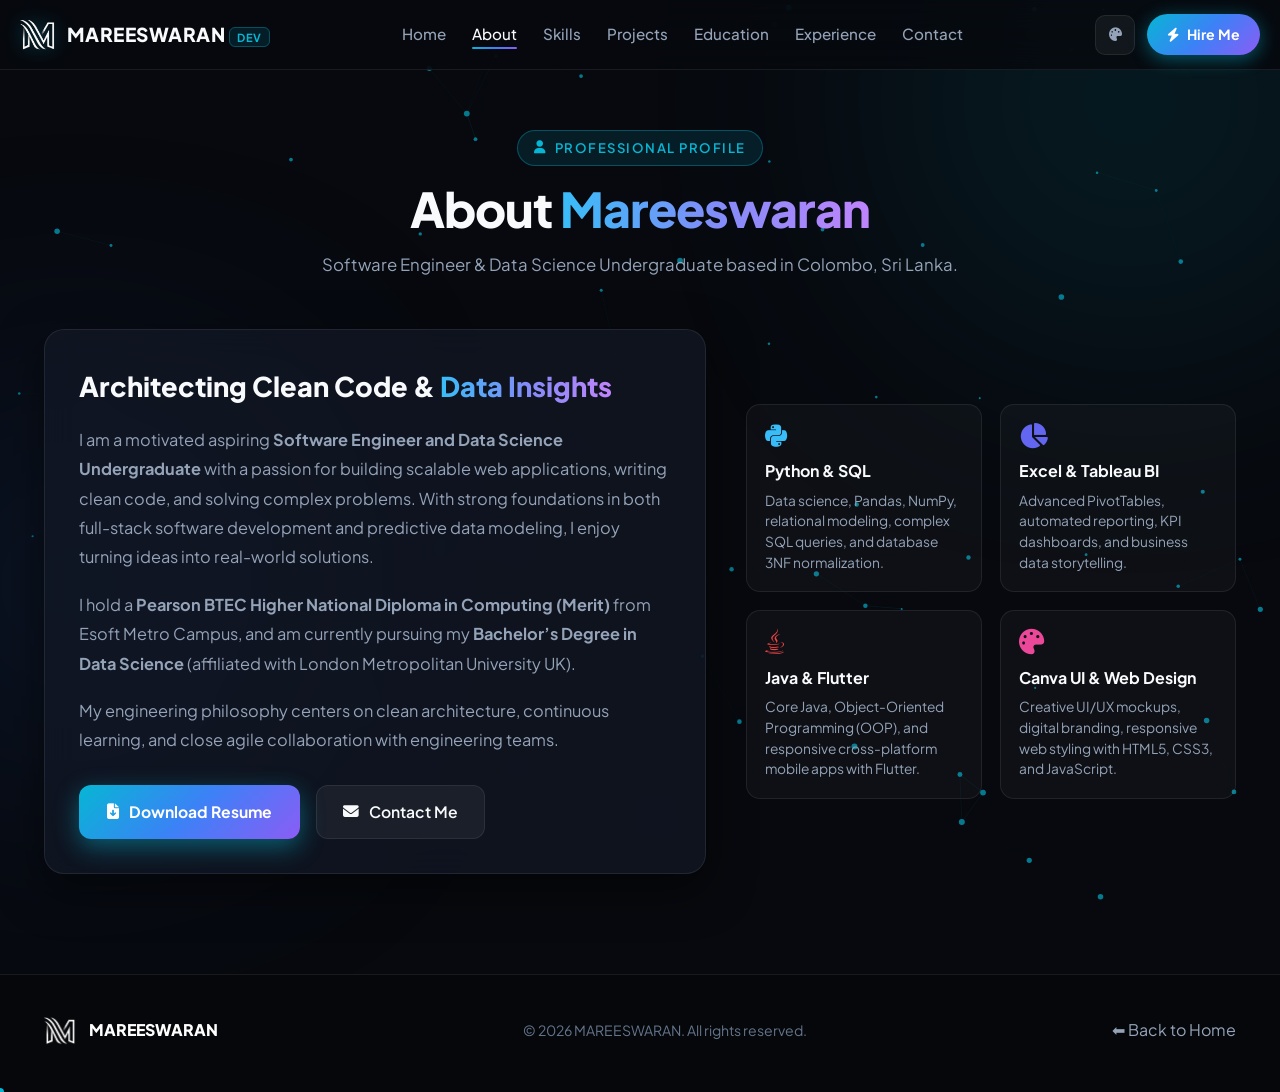
<file: about.html>
<!DOCTYPE html>
<html lang="en">
<head>
  <meta charset="UTF-8">
  <meta name="viewport" content="width=device-width, initial-scale=1.0, maximum-scale=5.0">
  <title>About Me | MAREESWARAN</title>
  <link rel="icon" type="image/png" href="m-logo-letter-icon-monogram-m-letter-design-with-white-line-monogram-and-minimalist-modern-creative-look-vector-removebg-preview.png">
  <link rel="stylesheet" href="https://cdnjs.cloudflare.com/ajax/libs/font-awesome/6.5.1/css/all.min.css">
  <link rel="stylesheet" href="style.css">
</head>
<body>
  <div id="scrollProgress"></div>
  <div class="ambient-glow ambient-glow-1"></div>
  <div class="ambient-glow ambient-glow-2"></div>
  <canvas id="particleCanvas"></canvas>

  <header>
    <div class="nav-container">
      <a href="index.html" class="nav-logo">
        <img src="m-logo-letter-icon-monogram-m-letter-design-with-white-line-monogram-and-minimalist-modern-creative-look-vector-removebg-preview.png" alt="Logo">
        <span class="nav-logo-text">MAREESWARAN<span class="nav-logo-tag">DEV</span></span>
      </a>

      <nav>
        <ul id="navMenu">
          <li><a href="index.html">Home</a></li>
          <li><a href="about.html" class="active">About</a></li>
          <li><a href="skills.html">Skills</a></li>
          <li><a href="projects.html">Projects</a></li>
          <li><a href="education.html">Education</a></li>
          <li><a href="experience.html">Experience</a></li>
          <li><a href="contact.html">Contact</a></li>
        </ul>
      </nav>

      <div class="nav-actions">
        <button id="themeSwitchBtn" class="theme-switch-btn" title="Toggle Theme"><i class="fa-solid fa-palette"></i></button>
        <a href="contact.html" class="btn-hire"><i class="fa-solid fa-bolt"></i> Hire Me</a>
        <button id="menuToggle" class="menu-toggle"><i class="fa-solid fa-bars-staggered"></i></button>
      </div>
    </div>
  </header>

  <section style="padding: 60px 0 100px;">
    <div class="container">
      <div class="section-header">
        <div class="section-tag"><i class="fa-solid fa-user"></i> Professional Profile</div>
        <h2 class="section-title">About <span class="gradient-text">Mareeswaran</span></h2>
        <p class="section-desc">Software Engineer &amp; Data Science Undergraduate based in Colombo, Sri Lanka.</p>
      </div>

      <div class="about-grid">
        <div class="about-card">
          <h3>Architecting Clean Code &amp; <span class="gradient-text">Data Insights</span></h3>
          <p>
            I am a motivated aspiring <strong>Software Engineer and Data Science Undergraduate</strong> with a passion for building scalable web applications, writing clean code, and solving complex problems. With strong foundations in both full-stack software development and predictive data modeling, I enjoy turning ideas into real-world solutions.
          </p>
          <p>
            I hold a <strong>Pearson BTEC Higher National Diploma in Computing (Merit)</strong> from Esoft Metro Campus, and am currently pursuing my <strong>Bachelor’s Degree in Data Science</strong> (affiliated with London Metropolitan University UK).
          </p>
          <p>
            My engineering philosophy centers on clean architecture, continuous learning, and close agile collaboration with engineering teams.
          </p>

          <div style="margin-top: 30px; display:flex; gap:16px; flex-wrap:wrap;">
            <a href="MAREESWARAN CV.pdf" class="btn-primary" download><i class="fa-solid fa-file-arrow-down"></i> Download Resume</a>
            <a href="contact.html" class="btn-secondary"><i class="fa-solid fa-envelope"></i> Contact Me</a>
          </div>
        </div>

        <div class="about-highlights">
          <div class="highlight-box">
            <i class="fab fa-python" style="color:#38bdf8;"></i>
            <h4>Python &amp; SQL</h4>
            <p>Data science, Pandas, NumPy, relational modeling, complex SQL queries, and database 3NF normalization.</p>
          </div>
          <div class="highlight-box">
            <i class="fa-solid fa-chart-pie" style="color:#6366f1;"></i>
            <h4>Excel &amp; Tableau BI</h4>
            <p>Advanced PivotTables, automated reporting, KPI dashboards, and business data storytelling.</p>
          </div>
          <div class="highlight-box">
            <i class="fab fa-java" style="color:#ef4444;"></i>
            <h4>Java &amp; Flutter</h4>
            <p>Core Java, Object-Oriented Programming (OOP), and responsive cross-platform mobile apps with Flutter.</p>
          </div>
          <div class="highlight-box">
            <i class="fa-solid fa-palette" style="color:#ec4899;"></i>
            <h4>Canva UI &amp; Web Design</h4>
            <p>Creative UI/UX mockups, digital branding, responsive web styling with HTML5, CSS3, and JavaScript.</p>
          </div>
        </div>
      </div>
    </div>
  </section>

  <footer>
    <div class="container">
      <div class="footer-content">
        <div style="display:flex; align-items:center; gap:12px;">
          <img src="m-logo-letter-icon-monogram-m-letter-design-with-white-line-monogram-and-minimalist-modern-creative-look-vector-removebg-preview.png" alt="Logo" style="height:32px;">
          <span style="font-weight:800; color:#fff;">MAREESWARAN</span>
        </div>
        <div class="footer-copy">&copy; 2026 MAREESWARAN. All rights reserved.</div>
        <div><a href="index.html" style="color:var(--text-muted); text-decoration:none;">⬅ Back to Home</a></div>
      </div>
    </div>
  </footer>

  <script src="main.js"></script>
</body>
</html>
</file>
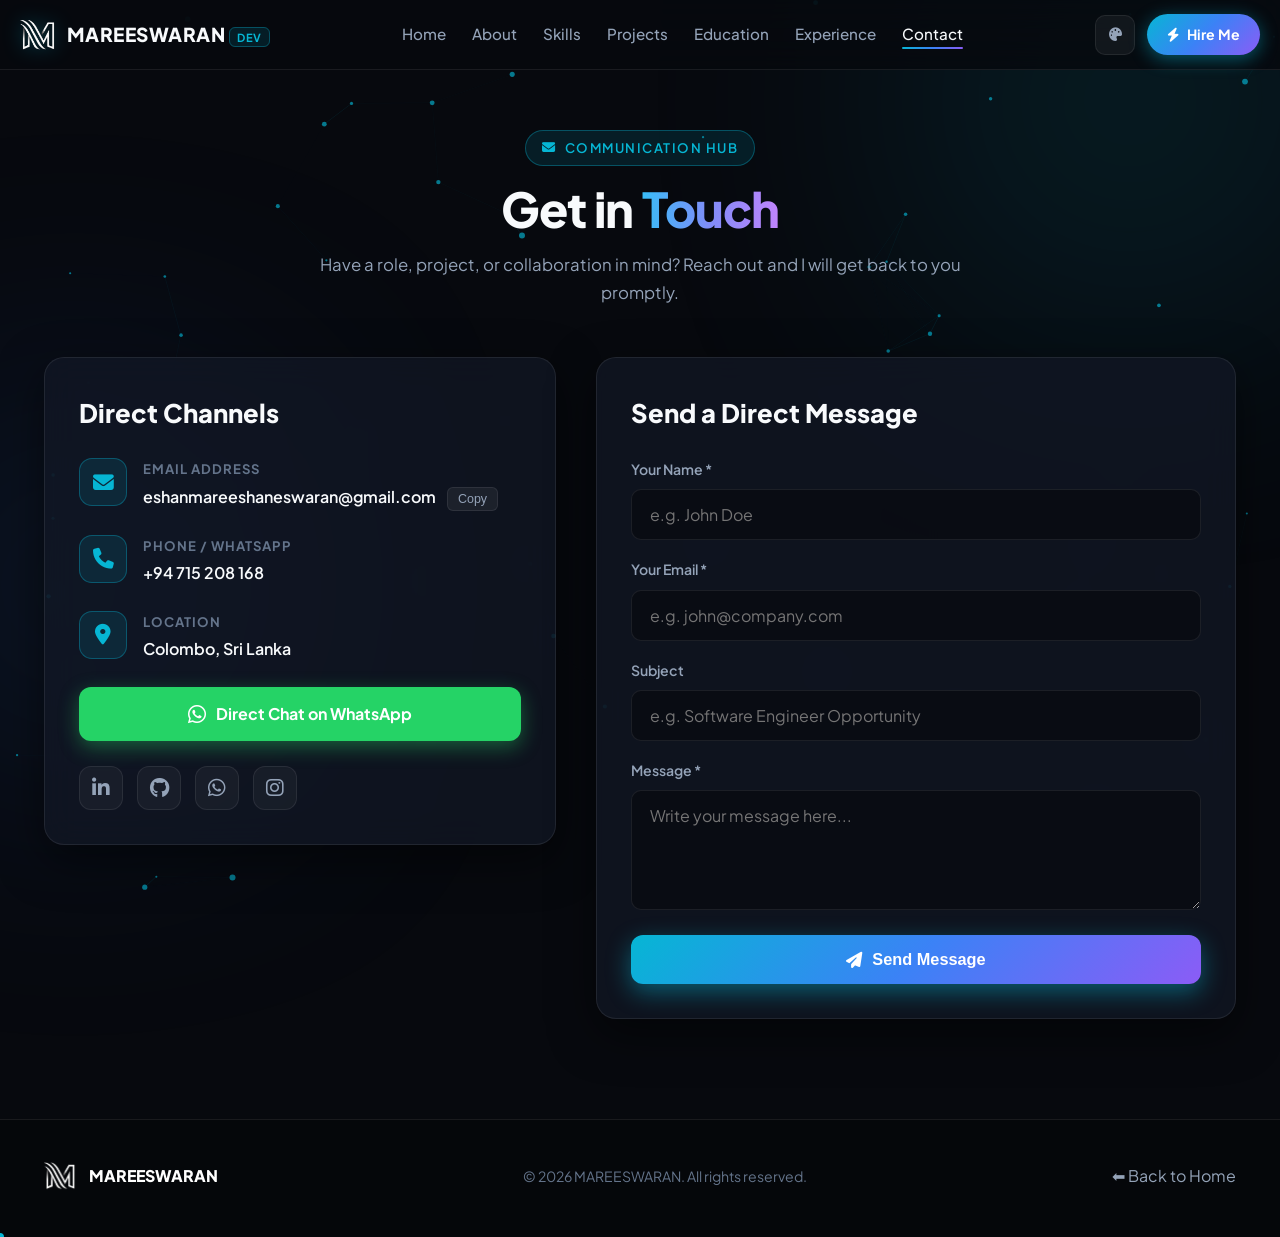
<file: contact.html>
<!DOCTYPE html>
<html lang="en">
<head>
  <meta charset="UTF-8">
  <meta name="viewport" content="width=device-width, initial-scale=1.0, maximum-scale=5.0">
  <title>Contact | MAREESWARAN</title>
  <link rel="icon" type="image/png" href="m-logo-letter-icon-monogram-m-letter-design-with-white-line-monogram-and-minimalist-modern-creative-look-vector-removebg-preview.png">
  <link rel="stylesheet" href="https://cdnjs.cloudflare.com/ajax/libs/font-awesome/6.5.1/css/all.min.css">
  <link rel="stylesheet" href="style.css">
</head>
<body>
  <div id="scrollProgress"></div>
  <div class="ambient-glow ambient-glow-1"></div>
  <div class="ambient-glow ambient-glow-2"></div>
  <canvas id="particleCanvas"></canvas>

  <header>
    <div class="nav-container">
      <a href="index.html" class="nav-logo">
        <img src="m-logo-letter-icon-monogram-m-letter-design-with-white-line-monogram-and-minimalist-modern-creative-look-vector-removebg-preview.png" alt="Logo">
        <span class="nav-logo-text">MAREESWARAN<span class="nav-logo-tag">DEV</span></span>
      </a>

      <nav>
        <ul id="navMenu">
          <li><a href="index.html">Home</a></li>
          <li><a href="about.html">About</a></li>
          <li><a href="skills.html">Skills</a></li>
          <li><a href="projects.html">Projects</a></li>
          <li><a href="education.html">Education</a></li>
          <li><a href="experience.html">Experience</a></li>
          <li><a href="contact.html" class="active">Contact</a></li>
        </ul>
      </nav>

      <div class="nav-actions">
        <button id="themeSwitchBtn" class="theme-switch-btn" title="Toggle Theme"><i class="fa-solid fa-palette"></i></button>
        <a href="contact.html" class="btn-hire"><i class="fa-solid fa-bolt"></i> Hire Me</a>
        <button id="menuToggle" class="menu-toggle"><i class="fa-solid fa-bars-staggered"></i></button>
      </div>
    </div>
  </header>

  <section style="padding: 60px 0 100px;">
    <div class="container">
      <div class="section-header">
        <div class="section-tag"><i class="fa-solid fa-envelope"></i> Communication Hub</div>
        <h2 class="section-title">Get in <span class="gradient-text">Touch</span></h2>
        <p class="section-desc">Have a role, project, or collaboration in mind? Reach out and I will get back to you promptly.</p>
      </div>

      <div class="contact-grid">
        <!-- Contact Details -->
        <div class="contact-info-card">
          <h3 style="font-size: 1.6rem; font-weight: 800; margin-bottom: 24px;">Direct Channels</h3>

          <!-- Email -->
          <div class="contact-info-item">
            <div class="contact-icon-box"><i class="fa-solid fa-envelope"></i></div>
            <div>
              <div class="contact-info-title">Email Address</div>
              <a href="mailto:eshanmareeshaneswaran@gmail.com" class="contact-info-val">eshanmareeshaneswaran@gmail.com</a>
              <button id="copyEmailBtn" class="copy-btn" title="Copy to clipboard">Copy</button>
            </div>
          </div>

          <!-- Phone / WhatsApp -->
          <div class="contact-info-item">
            <div class="contact-icon-box"><i class="fa-solid fa-phone"></i></div>
            <div>
              <div class="contact-info-title">Phone / WhatsApp</div>
              <a href="tel:+94715208168" class="contact-info-val">+94 715 208 168</a>
            </div>
          </div>

          <!-- Location -->
          <div class="contact-info-item">
            <div class="contact-icon-box"><i class="fa-solid fa-location-dot"></i></div>
            <div>
              <div class="contact-info-title">Location</div>
              <span class="contact-info-val">Colombo, Sri Lanka</span>
            </div>
          </div>

          <!-- Direct WhatsApp Button -->
          <a href="https://wa.me/94715208168?text=Hello%20Mareeswaran,%20I%20reviewed%20your%20portfolio%20and%20would%20like%20to%20connect!" target="_blank" class="whatsapp-direct-btn">
            <i class="fab fa-whatsapp" style="font-size:1.3rem;"></i> Direct Chat on WhatsApp
          </a>

          <!-- Socials row -->
          <div class="hero-socials" style="margin-top: 25px;">
            <a href="https://www.linkedin.com/in/mareesh" target="_blank"><i class="fab fa-linkedin-in"></i></a>
            <a href="https://github.com/MAREESHAN-08" target="_blank"><i class="fab fa-github"></i></a>
            <a href="https://wa.me/94715208168" target="_blank"><i class="fab fa-whatsapp"></i></a>
            <a href="https://www.instagram.com/eshxn_.____" target="_blank"><i class="fab fa-instagram"></i></a>
          </div>
        </div>

        <!-- Contact Form -->
        <div class="contact-form-card">
          <h3 style="font-size: 1.6rem; font-weight: 800; margin-bottom: 24px;">Send a Direct Message</h3>

          <form id="contactForm">
            <div class="form-group">
              <label for="contactName" class="form-label">Your Name *</label>
              <input type="text" id="contactName" class="form-control" placeholder="e.g. John Doe" required>
            </div>

            <div class="form-group">
              <label for="contactEmail" class="form-label">Your Email *</label>
              <input type="email" id="contactEmail" class="form-control" placeholder="e.g. john@company.com" required>
            </div>

            <div class="form-group">
              <label for="contactSubject" class="form-label">Subject</label>
              <input type="text" id="contactSubject" class="form-control" placeholder="e.g. Software Engineer Opportunity">
            </div>

            <div class="form-group">
              <label for="contactMessage" class="form-label">Message *</label>
              <textarea id="contactMessage" class="form-control" placeholder="Write your message here..." required></textarea>
            </div>

            <button type="submit" class="form-submit-btn">
              <i class="fa-solid fa-paper-plane"></i> Send Message
            </button>

            <div id="formAlert" class="form-alert"></div>
          </form>
        </div>
      </div>
    </div>
  </section>

  <footer>
    <div class="container">
      <div class="footer-content">
        <div style="display:flex; align-items:center; gap:12px;">
          <img src="m-logo-letter-icon-monogram-m-letter-design-with-white-line-monogram-and-minimalist-modern-creative-look-vector-removebg-preview.png" alt="Logo" style="height:32px;">
          <span style="font-weight:800; color:#fff;">MAREESWARAN</span>
        </div>
        <div class="footer-copy">&copy; 2026 MAREESWARAN. All rights reserved.</div>
        <div><a href="index.html" style="color:var(--text-muted); text-decoration:none;">⬅ Back to Home</a></div>
      </div>
    </div>
  </footer>

  <script src="main.js"></script>
</body>
</html>
</file>
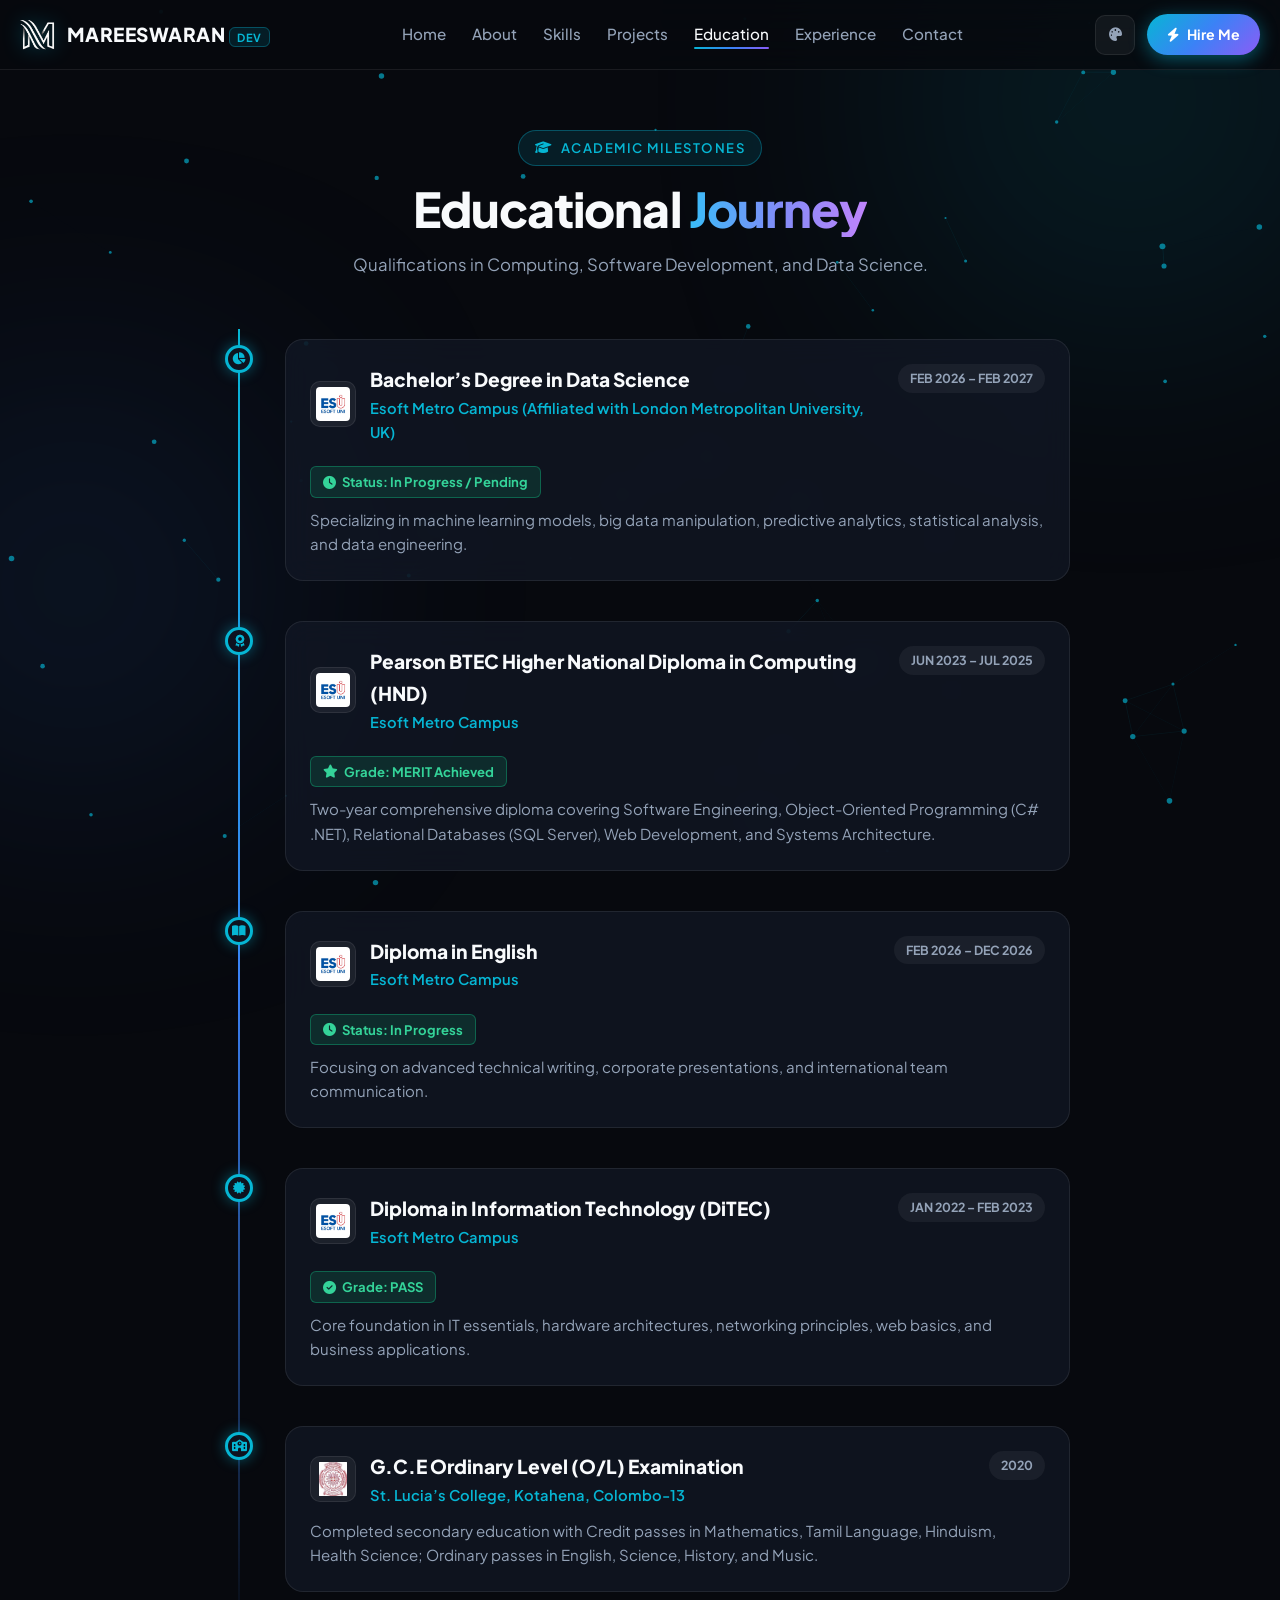
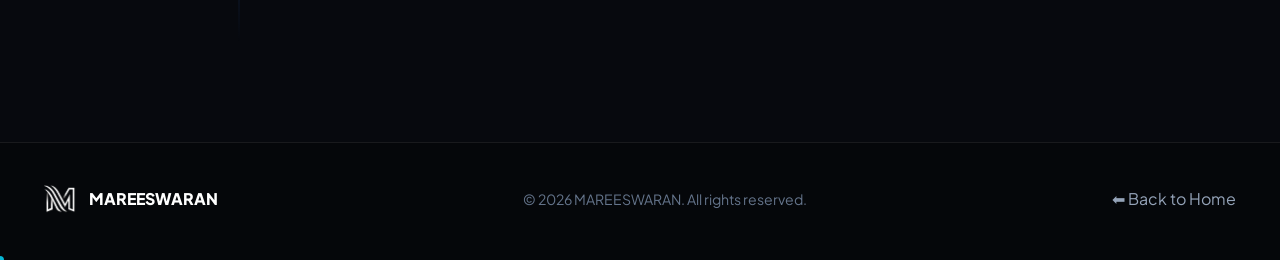
<file: education.html>
<!DOCTYPE html>
<html lang="en">
<head>
  <meta charset="UTF-8">
  <meta name="viewport" content="width=device-width, initial-scale=1.0, maximum-scale=5.0">
  <title>Education &amp; Qualifications | MAREESWARAN</title>
  <link rel="icon" type="image/png" href="m-logo-letter-icon-monogram-m-letter-design-with-white-line-monogram-and-minimalist-modern-creative-look-vector-removebg-preview.png">
  <link rel="stylesheet" href="https://cdnjs.cloudflare.com/ajax/libs/font-awesome/6.5.1/css/all.min.css">
  <link rel="stylesheet" href="style.css">
</head>
<body>
  <div id="scrollProgress"></div>
  <div class="ambient-glow ambient-glow-1"></div>
  <div class="ambient-glow ambient-glow-2"></div>
  <canvas id="particleCanvas"></canvas>

  <header>
    <div class="nav-container">
      <a href="index.html" class="nav-logo">
        <img src="m-logo-letter-icon-monogram-m-letter-design-with-white-line-monogram-and-minimalist-modern-creative-look-vector-removebg-preview.png" alt="Logo">
        <span class="nav-logo-text">MAREESWARAN<span class="nav-logo-tag">DEV</span></span>
      </a>

      <nav>
        <ul id="navMenu">
          <li><a href="index.html">Home</a></li>
          <li><a href="about.html">About</a></li>
          <li><a href="skills.html">Skills</a></li>
          <li><a href="projects.html">Projects</a></li>
          <li><a href="education.html" class="active">Education</a></li>
          <li><a href="experience.html">Experience</a></li>
          <li><a href="contact.html">Contact</a></li>
        </ul>
      </nav>

      <div class="nav-actions">
        <button id="themeSwitchBtn" class="theme-switch-btn" title="Toggle Theme"><i class="fa-solid fa-palette"></i></button>
        <a href="contact.html" class="btn-hire"><i class="fa-solid fa-bolt"></i> Hire Me</a>
        <button id="menuToggle" class="menu-toggle"><i class="fa-solid fa-bars-staggered"></i></button>
      </div>
    </div>
  </header>

  <section style="padding: 60px 0 100px;">
    <div class="container">
      <div class="section-header">
        <div class="section-tag"><i class="fa-solid fa-graduation-cap"></i> Academic Milestones</div>
        <h2 class="section-title">Educational <span class="gradient-text">Journey</span></h2>
        <p class="section-desc">Qualifications in Computing, Software Development, and Data Science.</p>
      </div>

      <div class="timeline-container">
        <!-- 1 -->
        <div class="timeline-item">
          <div class="timeline-node"><i class="fa-solid fa-chart-pie"></i></div>
          <div class="timeline-card">
            <div class="timeline-header">
              <div class="timeline-institute">
                <img src="images.png" alt="ESU Logo" class="institute-logo">
                <div>
                  <h3 class="timeline-title">Bachelor’s Degree in Data Science</h3>
                  <div class="timeline-subtitle">Esoft Metro Campus (Affiliated with London Metropolitan University, UK)</div>
                </div>
              </div>
              <span class="timeline-date">FEB 2026 – FEB 2027</span>
            </div>
            <div class="timeline-grade-badge"><i class="fa-solid fa-clock"></i> Status: In Progress / Pending</div>
            <div class="timeline-body">
              Specializing in machine learning models, big data manipulation, predictive analytics, statistical analysis, and data engineering.
            </div>
          </div>
        </div>

        <!-- 2 -->
        <div class="timeline-item">
          <div class="timeline-node"><i class="fa-solid fa-award"></i></div>
          <div class="timeline-card">
            <div class="timeline-header">
              <div class="timeline-institute">
                <img src="images.png" alt="ESU Logo" class="institute-logo">
                <div>
                  <h3 class="timeline-title">Pearson BTEC Higher National Diploma in Computing (HND)</h3>
                  <div class="timeline-subtitle">Esoft Metro Campus</div>
                </div>
              </div>
              <span class="timeline-date">JUN 2023 – JUL 2025</span>
            </div>
            <div class="timeline-grade-badge"><i class="fa-solid fa-star"></i> Grade: MERIT Achieved</div>
            <div class="timeline-body">
              Two-year comprehensive diploma covering Software Engineering, Object-Oriented Programming (C# .NET), Relational Databases (SQL Server), Web Development, and Systems Architecture.
            </div>
          </div>
        </div>

        <!-- 3 -->
        <div class="timeline-item">
          <div class="timeline-node"><i class="fa-solid fa-book-open"></i></div>
          <div class="timeline-card">
            <div class="timeline-header">
              <div class="timeline-institute">
                <img src="images.png" alt="ESU Logo" class="institute-logo">
                <div>
                  <h3 class="timeline-title">Diploma in English</h3>
                  <div class="timeline-subtitle">Esoft Metro Campus</div>
                </div>
              </div>
              <span class="timeline-date">FEB 2026 – DEC 2026</span>
            </div>
            <div class="timeline-grade-badge"><i class="fa-solid fa-clock"></i> Status: In Progress</div>
            <div class="timeline-body">
              Focusing on advanced technical writing, corporate presentations, and international team communication.
            </div>
          </div>
        </div>

        <!-- 4 -->
        <div class="timeline-item">
          <div class="timeline-node"><i class="fa-solid fa-certificate"></i></div>
          <div class="timeline-card">
            <div class="timeline-header">
              <div class="timeline-institute">
                <img src="images.png" alt="ESU Logo" class="institute-logo">
                <div>
                  <h3 class="timeline-title">Diploma in Information Technology (DiTEC)</h3>
                  <div class="timeline-subtitle">Esoft Metro Campus</div>
                </div>
              </div>
              <span class="timeline-date">JAN 2022 – FEB 2023</span>
            </div>
            <div class="timeline-grade-badge"><i class="fa-solid fa-check-circle"></i> Grade: PASS</div>
            <div class="timeline-body">
              Core foundation in IT essentials, hardware architectures, networking principles, web basics, and business applications.
            </div>
          </div>
        </div>

        <!-- 5 -->
        <div class="timeline-item">
          <div class="timeline-node"><i class="fa-solid fa-school"></i></div>
          <div class="timeline-card">
            <div class="timeline-header">
              <div class="timeline-institute">
                <img src="Screenshot 2025-09-13 182741.png" alt="St. Lucia's College Logo" class="institute-logo">
                <div>
                  <h3 class="timeline-title">G.C.E Ordinary Level (O/L) Examination</h3>
                  <div class="timeline-subtitle">St. Lucia’s College, Kotahena, Colombo-13</div>
                </div>
              </div>
              <span class="timeline-date">2020</span>
            </div>
            <div class="timeline-body">
              Completed secondary education with Credit passes in Mathematics, Tamil Language, Hinduism, Health Science; Ordinary passes in English, Science, History, and Music.
            </div>
          </div>
        </div>

      </div>
    </div>
  </section>

  <footer>
    <div class="container">
      <div class="footer-content">
        <div style="display:flex; align-items:center; gap:12px;">
          <img src="m-logo-letter-icon-monogram-m-letter-design-with-white-line-monogram-and-minimalist-modern-creative-look-vector-removebg-preview.png" alt="Logo" style="height:32px;">
          <span style="font-weight:800; color:#fff;">MAREESWARAN</span>
        </div>
        <div class="footer-copy">&copy; 2026 MAREESWARAN. All rights reserved.</div>
        <div><a href="index.html" style="color:var(--text-muted); text-decoration:none;">⬅ Back to Home</a></div>
      </div>
    </div>
  </footer>

  <script src="main.js"></script>
</body>
</html>
</file>
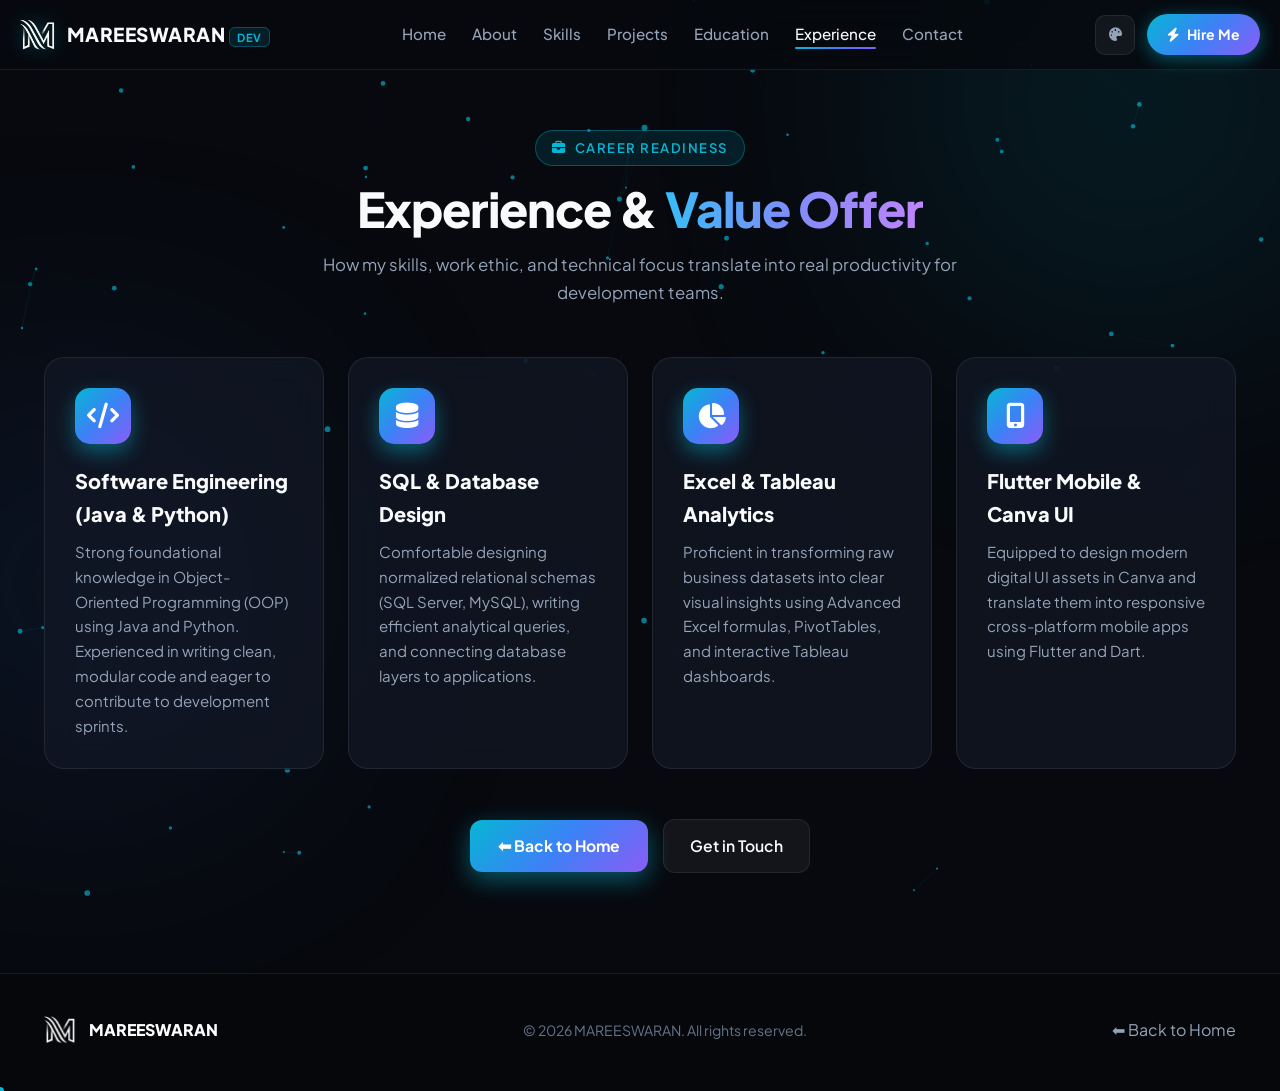
<file: experience.html>
<!DOCTYPE html>
<html lang="en">
<head>
  <meta charset="UTF-8">
  <meta name="viewport" content="width=device-width, initial-scale=1.0, maximum-scale=5.0">
  <title>Experience &amp; Services | MAREESWARAN</title>
  <link rel="icon" type="image/png" href="m-logo-letter-icon-monogram-m-letter-design-with-white-line-monogram-and-minimalist-modern-creative-look-vector-removebg-preview.png">
  <link rel="stylesheet" href="https://cdnjs.cloudflare.com/ajax/libs/font-awesome/6.5.1/css/all.min.css">
  <link rel="stylesheet" href="style.css">
</head>
<body>
  <div id="scrollProgress"></div>
  <div class="ambient-glow ambient-glow-1"></div>
  <div class="ambient-glow ambient-glow-2"></div>
  <canvas id="particleCanvas"></canvas>

  <header>
    <div class="nav-container">
      <a href="index.html" class="nav-logo">
        <img src="m-logo-letter-icon-monogram-m-letter-design-with-white-line-monogram-and-minimalist-modern-creative-look-vector-removebg-preview.png" alt="Logo">
        <span class="nav-logo-text">MAREESWARAN<span class="nav-logo-tag">DEV</span></span>
      </a>

      <nav>
        <ul id="navMenu">
          <li><a href="index.html">Home</a></li>
          <li><a href="about.html">About</a></li>
          <li><a href="skills.html">Skills</a></li>
          <li><a href="projects.html">Projects</a></li>
          <li><a href="education.html">Education</a></li>
          <li><a href="experience.html" class="active">Experience</a></li>
          <li><a href="contact.html">Contact</a></li>
        </ul>
      </nav>

      <div class="nav-actions">
        <button id="themeSwitchBtn" class="theme-switch-btn" title="Toggle Theme"><i class="fa-solid fa-palette"></i></button>
        <a href="contact.html" class="btn-hire"><i class="fa-solid fa-bolt"></i> Hire Me</a>
        <button id="menuToggle" class="menu-toggle"><i class="fa-solid fa-bars-staggered"></i></button>
      </div>
    </div>
  </header>

  <section style="padding: 60px 0 100px;">
    <div class="container">
      <div class="section-header">
        <div class="section-tag"><i class="fa-solid fa-briefcase"></i> Career Readiness</div>
        <h2 class="section-title">Experience &amp; <span class="gradient-text">Value Offer</span></h2>
        <p class="section-desc">How my skills, work ethic, and technical focus translate into real productivity for development teams.</p>
      </div>

      <div class="services-grid">
        <div class="service-card">
          <div class="service-icon"><i class="fa-solid fa-code"></i></div>
          <h3 class="service-title">Software Engineering (Java &amp; Python)</h3>
          <p class="service-desc">
            Strong foundational knowledge in Object-Oriented Programming (OOP) using Java and Python. Experienced in writing clean, modular code and eager to contribute to development sprints.
          </p>
        </div>

        <div class="service-card">
          <div class="service-icon"><i class="fa-solid fa-database"></i></div>
          <h3 class="service-title">SQL &amp; Database Design</h3>
          <p class="service-desc">
            Comfortable designing normalized relational schemas (SQL Server, MySQL), writing efficient analytical queries, and connecting database layers to applications.
          </p>
        </div>

        <div class="service-card">
          <div class="service-icon"><i class="fa-solid fa-chart-pie"></i></div>
          <h3 class="service-title">Excel &amp; Tableau Analytics</h3>
          <p class="service-desc">
            Proficient in transforming raw business datasets into clear visual insights using Advanced Excel formulas, PivotTables, and interactive Tableau dashboards.
          </p>
        </div>

        <div class="service-card">
          <div class="service-icon"><i class="fa-solid fa-mobile-screen-button"></i></div>
          <h3 class="service-title">Flutter Mobile &amp; Canva UI</h3>
          <p class="service-desc">
            Equipped to design modern digital UI assets in Canva and translate them into responsive cross-platform mobile apps using Flutter and Dart.
          </p>
        </div>
      </div>

      <div style="text-align:center; margin-top:50px;">
        <a href="index.html" class="btn-primary" style="margin-right:12px;">⬅ Back to Home</a>
        <a href="contact.html" class="btn-secondary">Get in Touch</a>
      </div>
    </div>
  </section>

  <footer>
    <div class="container">
      <div class="footer-content">
        <div style="display:flex; align-items:center; gap:12px;">
          <img src="m-logo-letter-icon-monogram-m-letter-design-with-white-line-monogram-and-minimalist-modern-creative-look-vector-removebg-preview.png" alt="Logo" style="height:32px;">
          <span style="font-weight:800; color:#fff;">MAREESWARAN</span>
        </div>
        <div class="footer-copy">&copy; 2026 MAREESWARAN. All rights reserved.</div>
        <div><a href="index.html" style="color:var(--text-muted); text-decoration:none;">⬅ Back to Home</a></div>
      </div>
    </div>
  </footer>

  <script src="main.js"></script>
</body>
</html>
</file>
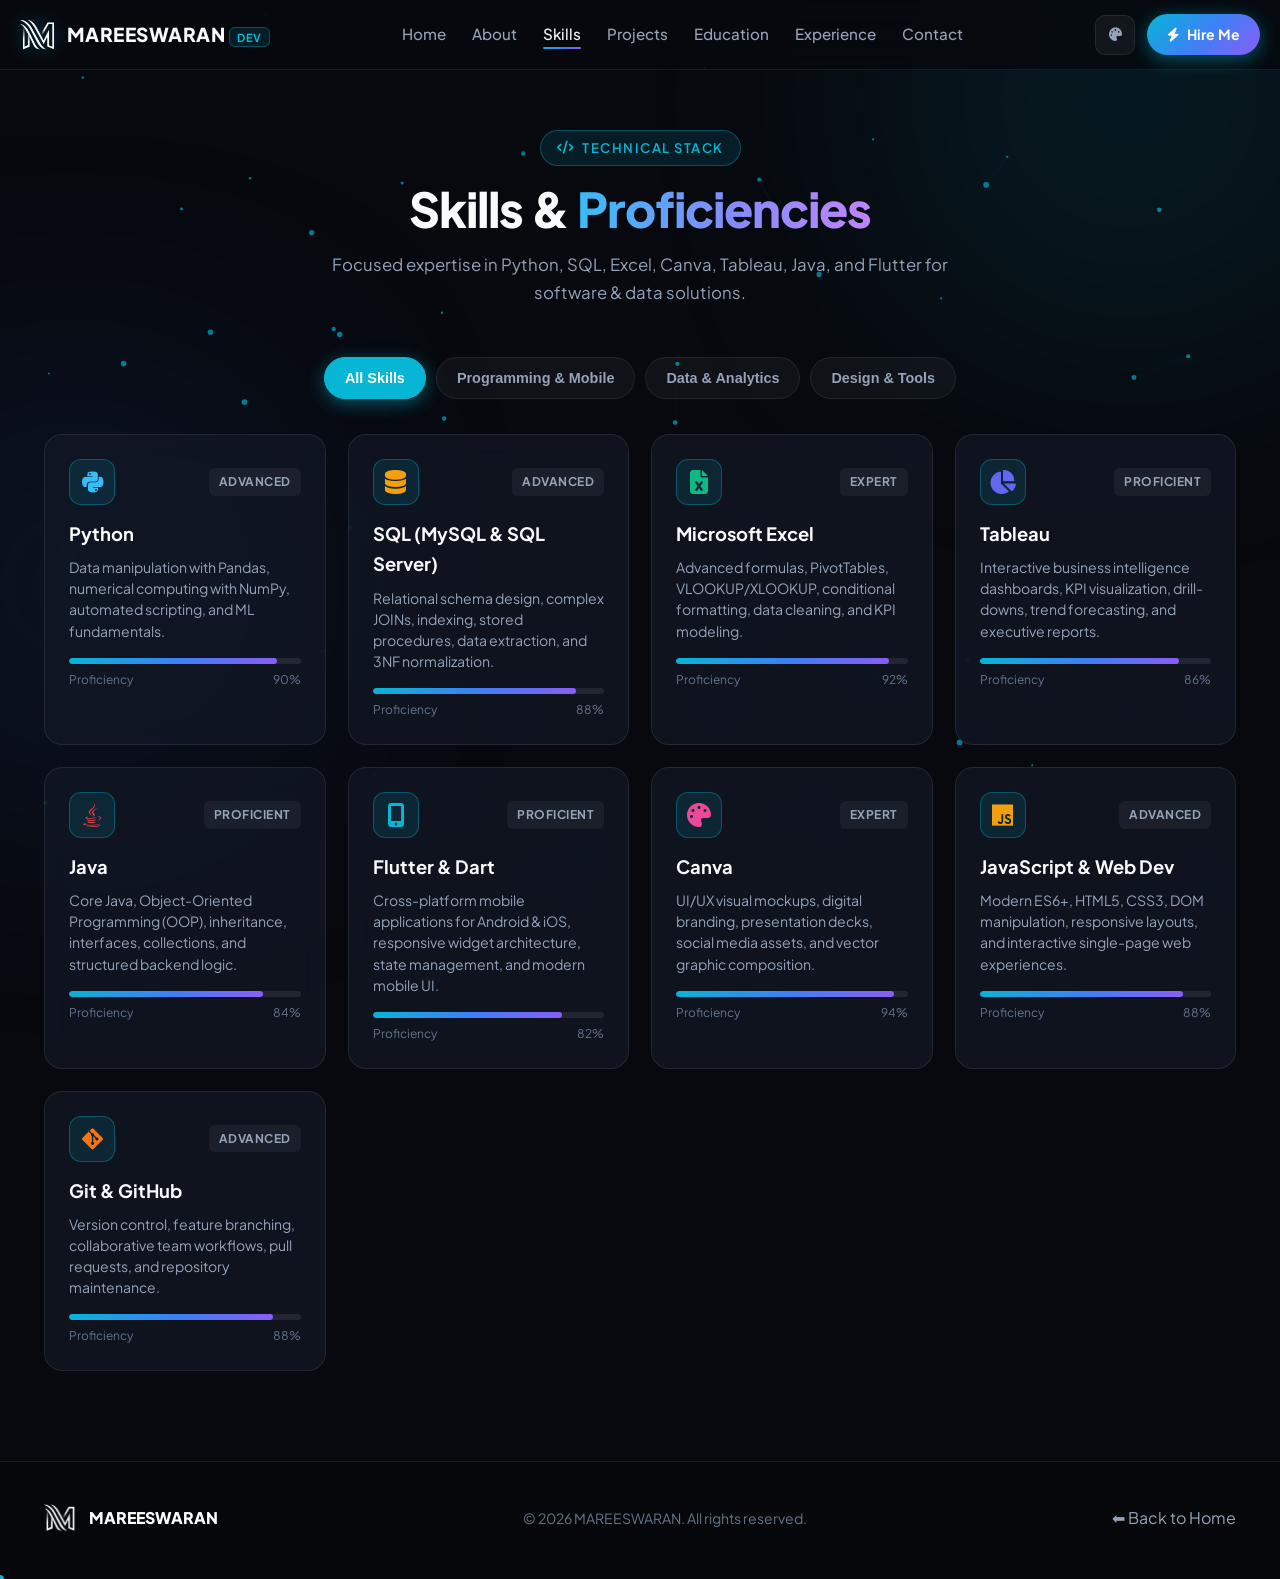
<file: skills.html>
<!DOCTYPE html>
<html lang="en">
<head>
  <meta charset="UTF-8">
  <meta name="viewport" content="width=device-width, initial-scale=1.0, maximum-scale=5.0">
  <title>Skills &amp; Tech Stack | MAREESWARAN</title>
  <link rel="icon" type="image/png" href="m-logo-letter-icon-monogram-m-letter-design-with-white-line-monogram-and-minimalist-modern-creative-look-vector-removebg-preview.png">
  <link rel="stylesheet" href="https://cdnjs.cloudflare.com/ajax/libs/font-awesome/6.5.1/css/all.min.css">
  <link rel="stylesheet" href="style.css">
</head>
<body>
  <div id="scrollProgress"></div>
  <div class="ambient-glow ambient-glow-1"></div>
  <div class="ambient-glow ambient-glow-2"></div>
  <canvas id="particleCanvas"></canvas>

  <header>
    <div class="nav-container">
      <a href="index.html" class="nav-logo">
        <img src="m-logo-letter-icon-monogram-m-letter-design-with-white-line-monogram-and-minimalist-modern-creative-look-vector-removebg-preview.png" alt="Logo">
        <span class="nav-logo-text">MAREESWARAN<span class="nav-logo-tag">DEV</span></span>
      </a>

      <nav>
        <ul id="navMenu">
          <li><a href="index.html">Home</a></li>
          <li><a href="about.html">About</a></li>
          <li><a href="skills.html" class="active">Skills</a></li>
          <li><a href="projects.html">Projects</a></li>
          <li><a href="education.html">Education</a></li>
          <li><a href="experience.html">Experience</a></li>
          <li><a href="contact.html">Contact</a></li>
        </ul>
      </nav>

      <div class="nav-actions">
        <button id="themeSwitchBtn" class="theme-switch-btn" title="Toggle Theme"><i class="fa-solid fa-palette"></i></button>
        <a href="contact.html" class="btn-hire"><i class="fa-solid fa-bolt"></i> Hire Me</a>
        <button id="menuToggle" class="menu-toggle"><i class="fa-solid fa-bars-staggered"></i></button>
      </div>
    </div>
  </header>

  <section style="padding: 60px 0 90px;">
    <div class="container">
      <div class="section-header">
        <div class="section-tag"><i class="fa-solid fa-code"></i> Technical Stack</div>
        <h2 class="section-title">Skills &amp; <span class="gradient-text">Proficiencies</span></h2>
        <p class="section-desc">Focused expertise in Python, SQL, Excel, Canva, Tableau, Java, and Flutter for software &amp; data solutions.</p>
      </div>

      <div class="skills-filter">
        <button class="filter-btn skills-filter-btn active" data-filter="all">All Skills</button>
        <button class="filter-btn skills-filter-btn" data-filter="programming">Programming &amp; Mobile</button>
        <button class="filter-btn skills-filter-btn" data-filter="data">Data &amp; Analytics</button>
        <button class="filter-btn skills-filter-btn" data-filter="design">Design &amp; Tools</button>
      </div>

      <div class="skills-grid">
        <!-- 1. PYTHON -->
        <div class="skill-card" data-category="programming data">
          <div class="skill-header">
            <div class="skill-icon-wrap"><i class="fab fa-python" style="color:#38bdf8;"></i></div>
            <span class="skill-level-badge">Advanced</span>
          </div>
          <div class="skill-name">Python</div>
          <div class="skill-desc">Data manipulation with Pandas, numerical computing with NumPy, automated scripting, and ML fundamentals.</div>
          <div class="skill-bar-outer"><div class="skill-bar-inner" data-pct="90%"></div></div>
          <div class="skill-bar-labels"><span>Proficiency</span><span>90%</span></div>
        </div>

        <!-- 2. SQL -->
        <div class="skill-card" data-category="data programming">
          <div class="skill-header">
            <div class="skill-icon-wrap"><i class="fa-solid fa-database" style="color:#f59e0b;"></i></div>
            <span class="skill-level-badge">Advanced</span>
          </div>
          <div class="skill-name">SQL (MySQL &amp; SQL Server)</div>
          <div class="skill-desc">Relational schema design, complex JOINs, indexing, stored procedures, data extraction, and 3NF normalization.</div>
          <div class="skill-bar-outer"><div class="skill-bar-inner" data-pct="88%"></div></div>
          <div class="skill-bar-labels"><span>Proficiency</span><span>88%</span></div>
        </div>

        <!-- 3. EXCEL -->
        <div class="skill-card" data-category="data design">
          <div class="skill-header">
            <div class="skill-icon-wrap"><i class="fa-solid fa-file-excel" style="color:#10b981;"></i></div>
            <span class="skill-level-badge">Expert</span>
          </div>
          <div class="skill-name">Microsoft Excel</div>
          <div class="skill-desc">Advanced formulas, PivotTables, VLOOKUP/XLOOKUP, conditional formatting, data cleaning, and KPI modeling.</div>
          <div class="skill-bar-outer"><div class="skill-bar-inner" data-pct="92%"></div></div>
          <div class="skill-bar-labels"><span>Proficiency</span><span>92%</span></div>
        </div>

        <!-- 4. TABLEAU -->
        <div class="skill-card" data-category="data design">
          <div class="skill-header">
            <div class="skill-icon-wrap"><i class="fa-solid fa-chart-pie" style="color:#6366f1;"></i></div>
            <span class="skill-level-badge">Proficient</span>
          </div>
          <div class="skill-name">Tableau</div>
          <div class="skill-desc">Interactive business intelligence dashboards, KPI visualization, drill-downs, trend forecasting, and executive reports.</div>
          <div class="skill-bar-outer"><div class="skill-bar-inner" data-pct="86%"></div></div>
          <div class="skill-bar-labels"><span>Proficiency</span><span>86%</span></div>
        </div>

        <!-- 5. JAVA -->
        <div class="skill-card" data-category="programming">
          <div class="skill-header">
            <div class="skill-icon-wrap"><i class="fab fa-java" style="color:#ef4444;"></i></div>
            <span class="skill-level-badge">Proficient</span>
          </div>
          <div class="skill-name">Java</div>
          <div class="skill-desc">Core Java, Object-Oriented Programming (OOP), inheritance, interfaces, collections, and structured backend logic.</div>
          <div class="skill-bar-outer"><div class="skill-bar-inner" data-pct="84%"></div></div>
          <div class="skill-bar-labels"><span>Proficiency</span><span>84%</span></div>
        </div>

        <!-- 6. FLUTTER -->
        <div class="skill-card" data-category="programming design">
          <div class="skill-header">
            <div class="skill-icon-wrap"><i class="fa-solid fa-mobile-screen-button" style="color:#06b6d4;"></i></div>
            <span class="skill-level-badge">Proficient</span>
          </div>
          <div class="skill-name">Flutter &amp; Dart</div>
          <div class="skill-desc">Cross-platform mobile applications for Android &amp; iOS, responsive widget architecture, state management, and modern mobile UI.</div>
          <div class="skill-bar-outer"><div class="skill-bar-inner" data-pct="82%"></div></div>
          <div class="skill-bar-labels"><span>Proficiency</span><span>82%</span></div>
        </div>

        <!-- 7. CANVA -->
        <div class="skill-card" data-category="design">
          <div class="skill-header">
            <div class="skill-icon-wrap"><i class="fa-solid fa-palette" style="color:#ec4899;"></i></div>
            <span class="skill-level-badge">Expert</span>
          </div>
          <div class="skill-name">Canva</div>
          <div class="skill-desc">UI/UX visual mockups, digital branding, presentation decks, social media assets, and vector graphic composition.</div>
          <div class="skill-bar-outer"><div class="skill-bar-inner" data-pct="94%"></div></div>
          <div class="skill-bar-labels"><span>Proficiency</span><span>94%</span></div>
        </div>

        <!-- 8. WEB TECH -->
        <div class="skill-card" data-category="programming">
          <div class="skill-header">
            <div class="skill-icon-wrap"><i class="fab fa-js" style="color:#f59e0b;"></i></div>
            <span class="skill-level-badge">Advanced</span>
          </div>
          <div class="skill-name">JavaScript &amp; Web Dev</div>
          <div class="skill-desc">Modern ES6+, HTML5, CSS3, DOM manipulation, responsive layouts, and interactive single-page web experiences.</div>
          <div class="skill-bar-outer"><div class="skill-bar-inner" data-pct="88%"></div></div>
          <div class="skill-bar-labels"><span>Proficiency</span><span>88%</span></div>
        </div>

        <!-- 9. GIT & TOOLS -->
        <div class="skill-card" data-category="design">
          <div class="skill-header">
            <div class="skill-icon-wrap"><i class="fab fa-git-alt" style="color:#f97316;"></i></div>
            <span class="skill-level-badge">Advanced</span>
          </div>
          <div class="skill-name">Git &amp; GitHub</div>
          <div class="skill-desc">Version control, feature branching, collaborative team workflows, pull requests, and repository maintenance.</div>
          <div class="skill-bar-outer"><div class="skill-bar-inner" data-pct="88%"></div></div>
          <div class="skill-bar-labels"><span>Proficiency</span><span>88%</span></div>
        </div>
      </div>
    </div>
  </section>

  <footer>
    <div class="container">
      <div class="footer-content">
        <div style="display:flex; align-items:center; gap:12px;">
          <img src="m-logo-letter-icon-monogram-m-letter-design-with-white-line-monogram-and-minimalist-modern-creative-look-vector-removebg-preview.png" alt="Logo" style="height:32px;">
          <span style="font-weight:800; color:#fff;">MAREESWARAN</span>
        </div>
        <div class="footer-copy">&copy; 2026 MAREESWARAN. All rights reserved.</div>
        <div><a href="index.html" style="color:var(--text-muted); text-decoration:none;">⬅ Back to Home</a></div>
      </div>
    </div>
  </footer>

  <script src="main.js"></script>
</body>
</html>
</file>
<file: style.css>
/* ==========================================================================
   MAREESWARAN PORTFOLIO - ULTRA MODERN & MOBILE-FIRST RESPONSIVE DESIGN SYSTEM
   Author: Mareeswaran (Software Engineer & Data Science)
   ========================================================================== */

@import url('https://fonts.googleapis.com/css2?family=Plus+Jakarta+Sans:wght@300;400;500;600;700;800&family=Fira+Code:wght@400;500;600&display=swap');

:root {
  /* Color Palette - Default Theme (Cyber Cyan) */
  --primary: #06b6d4;
  --primary-glow: rgba(6, 182, 212, 0.45);
  --primary-subtle: rgba(6, 182, 212, 0.12);
  --secondary: #3b82f6;
  --accent: #f59e0b;
  --accent-pink: #ec4899;
  
  --bg-dark: #07090e;
  --bg-surface: #0e131f;
  --bg-card: rgba(18, 24, 38, 0.72);
  --bg-card-hover: rgba(26, 34, 52, 0.88);
  --border-subtle: rgba(255, 255, 255, 0.08);
  --border-glow: rgba(6, 182, 212, 0.35);

  --text-main: #f8fafc;
  --text-muted: #94a3b8;
  --text-dim: #64748b;

  --gradient-brand: linear-gradient(135deg, #06b6d4 0%, #3b82f6 50%, #8b5cf6 100%);
  --gradient-warm: linear-gradient(135deg, #ff416c 0%, #ff4b2b 50%, #ffcc70 100%);
  --gradient-text: linear-gradient(90deg, #38bdf8 0%, #818cf8 50%, #c084fc 100%);

  --font-main: 'Plus Jakarta Sans', -apple-system, BlinkMacSystemFont, 'Segoe UI', Roboto, sans-serif;
  --font-mono: 'Fira Code', monospace;

  --transition-smooth: all 0.3s cubic-bezier(0.16, 1, 0.3, 1);
  --transition-bounce: all 0.5s cubic-bezier(0.34, 1.56, 0.64, 1);
}

/* Theme 2: Neon Purple */
[data-theme="purple"] {
  --primary: #a855f7;
  --primary-glow: rgba(168, 85, 247, 0.45);
  --primary-subtle: rgba(168, 85, 247, 0.12);
  --secondary: #ec4899;
  --border-glow: rgba(168, 85, 247, 0.4);
  --gradient-brand: linear-gradient(135deg, #a855f7 0%, #d946ef 50%, #6366f1 100%);
  --gradient-text: linear-gradient(90deg, #c084fc 0%, #f472b6 50%, #818cf8 100%);
}

/* Theme 3: Emerald Matrix */
[data-theme="emerald"] {
  --primary: #10b981;
  --primary-glow: rgba(16, 185, 129, 0.45);
  --primary-subtle: rgba(16, 185, 129, 0.12);
  --secondary: #06b6d4;
  --border-glow: rgba(16, 185, 129, 0.4);
  --gradient-brand: linear-gradient(135deg, #10b981 0%, #059669 50%, #06b6d4 100%);
  --gradient-text: linear-gradient(90deg, #34d399 0%, #38bdf8 50%, #6ee7b7 100%);
}

/* Theme 4: Sunset Amber */
[data-theme="sunset"] {
  --primary: #f59e0b;
  --primary-glow: rgba(245, 158, 11, 0.45);
  --primary-subtle: rgba(245, 158, 11, 0.12);
  --secondary: #ef4444;
  --border-glow: rgba(245, 158, 11, 0.4);
  --gradient-brand: linear-gradient(135deg, #f59e0b 0%, #ef4444 50%, #ec4899 100%);
  --gradient-text: linear-gradient(90deg, #fbbf24 0%, #f87171 50%, #f472b6 100%);
}

/* Base Reset */
*, *::before, *::after {
  margin: 0;
  padding: 0;
  box-sizing: border-box;
  -webkit-tap-highlight-color: transparent;
}

html {
  scroll-behavior: smooth;
  font-size: 16px;
  color-scheme: dark;
  overflow-x: hidden;
}

body {
  font-family: var(--font-main);
  background-color: var(--bg-dark);
  color: var(--text-main);
  line-height: 1.65;
  overflow-x: hidden;
  position: relative;
  min-height: 100vh;
  -webkit-font-smoothing: antialiased;
  width: 100%;
}

/* Scroll Progress Indicator Bar */
#scrollProgress {
  position: fixed;
  top: 0;
  left: 0;
  height: 3px;
  background: var(--gradient-brand);
  z-index: 10001;
  width: 0%;
  transition: width 0.1s ease-out;
  box-shadow: 0 0 10px var(--primary-glow);
}

/* Background Interactive Particles Canvas */
#particleCanvas {
  position: fixed;
  top: 0;
  left: 0;
  width: 100%;
  height: 100%;
  z-index: 0;
  pointer-events: none;
  opacity: 0.65;
}

/* Ambient Neon Glow Blobs */
.ambient-glow {
  position: fixed;
  border-radius: 50%;
  filter: blur(140px);
  pointer-events: none;
  z-index: 0;
  opacity: 0.35;
  animation: pulseGlow 14s infinite alternate ease-in-out;
}
.ambient-glow-1 {
  width: min(500px, 80vw);
  height: min(500px, 80vw);
  background: radial-gradient(circle, var(--primary) 0%, transparent 70%);
  top: -150px;
  right: -100px;
}
.ambient-glow-2 {
  width: min(450px, 75vw);
  height: min(450px, 75vw);
  background: radial-gradient(circle, var(--secondary) 0%, transparent 70%);
  bottom: 10%;
  left: -150px;
  animation-duration: 18s;
}
@keyframes pulseGlow {
  0% { transform: translateY(0) scale(1); opacity: 0.25; }
  100% { transform: translateY(-40px) scale(1.15); opacity: 0.4; }
}

/* Containers & Layout */
.container {
  width: 100%;
  max-width: 1240px;
  margin: 0 auto;
  padding: 0 24px;
  position: relative;
  z-index: 1;
}

section {
  padding: 90px 0;
  position: relative;
  z-index: 1;
}

/* Utilities */
.gradient-text {
  background: var(--gradient-text);
  -webkit-background-clip: text;
  -webkit-text-fill-color: transparent;
  background-clip: text;
  display: inline-block;
}

.section-header {
  text-align: center;
  margin-bottom: 50px;
}

.section-tag {
  display: inline-flex;
  align-items: center;
  gap: 8px;
  padding: 6px 16px;
  background: var(--primary-subtle);
  border: 1px solid var(--border-glow);
  border-radius: 9999px;
  font-size: 0.82rem;
  font-weight: 600;
  text-transform: uppercase;
  letter-spacing: 1.5px;
  color: var(--primary);
  margin-bottom: 14px;
}

.section-title {
  font-size: clamp(1.85rem, 4vw, 3rem);
  font-weight: 800;
  letter-spacing: -0.02em;
  margin-bottom: 14px;
  line-height: 1.2;
}

.section-desc {
  color: var(--text-muted);
  max-width: 650px;
  margin: 0 auto;
  font-size: clamp(0.95rem, 2vw, 1.05rem);
}

/* ==========================================================================
   NAVIGATION BAR
   ========================================================================== */
header {
  position: sticky;
  top: 0;
  z-index: 1000;
  width: 100%;
  background: rgba(7, 9, 14, 0.82);
  backdrop-filter: blur(20px);
  -webkit-backdrop-filter: blur(20px);
  border-bottom: 1px solid var(--border-subtle);
  transition: var(--transition-smooth);
}

header.scrolled {
  background: rgba(7, 9, 14, 0.95);
  box-shadow: 0 10px 30px rgba(0, 0, 0, 0.6);
  border-bottom: 1px solid rgba(255, 255, 255, 0.1);
}

.nav-container {
  display: flex;
  justify-content: space-between;
  align-items: center;
  padding: 14px 20px;
  max-width: 1300px;
  margin: 0 auto;
}

.nav-logo {
  display: flex;
  align-items: center;
  gap: 10px;
  text-decoration: none;
}

.nav-logo img {
  height: 36px;
  width: auto;
  filter: drop-shadow(0 0 10px var(--primary-glow));
  transition: var(--transition-smooth);
}

.nav-logo:hover img {
  transform: rotate(-5deg) scale(1.08);
}

.nav-logo-text {
  font-size: 1.2rem;
  font-weight: 800;
  letter-spacing: 0.5px;
  color: var(--text-main);
}

.nav-logo-tag {
  font-size: 0.7rem;
  font-weight: 700;
  padding: 2px 7px;
  border-radius: 6px;
  background: var(--primary-subtle);
  color: var(--primary);
  border: 1px solid var(--border-glow);
  margin-left: 4px;
}

nav ul {
  display: flex;
  align-items: center;
  list-style: none;
  gap: 26px;
}

nav a {
  text-decoration: none;
  color: var(--text-muted);
  font-weight: 500;
  font-size: 0.95rem;
  transition: var(--transition-smooth);
  position: relative;
  padding: 6px 0;
}

nav a::after {
  content: '';
  position: absolute;
  bottom: 0;
  left: 0;
  width: 0%;
  height: 2px;
  background: var(--gradient-brand);
  transition: width 0.3s ease;
  border-radius: 2px;
}

nav a:hover,
nav a.active {
  color: var(--text-main);
}

nav a:hover::after,
nav a.active::after {
  width: 100%;
}

.nav-actions {
  display: flex;
  align-items: center;
  gap: 12px;
}

/* Theme Switcher Button */
.theme-switch-btn {
  background: rgba(255, 255, 255, 0.05);
  border: 1px solid var(--border-subtle);
  color: var(--text-muted);
  width: 40px;
  height: 40px;
  border-radius: 10px;
  display: flex;
  align-items: center;
  justify-content: center;
  cursor: pointer;
  transition: var(--transition-smooth);
}
.theme-switch-btn:hover {
  background: var(--primary-subtle);
  color: var(--primary);
  border-color: var(--border-glow);
}

.btn-hire {
  display: inline-flex;
  align-items: center;
  gap: 8px;
  padding: 9px 20px;
  background: var(--gradient-brand);
  color: #ffffff;
  font-weight: 700;
  font-size: 0.88rem;
  border-radius: 9999px;
  text-decoration: none;
  transition: var(--transition-bounce);
  box-shadow: 0 4px 18px var(--primary-glow);
  min-height: 40px;
}
.btn-hire:hover {
  transform: translateY(-2px) scale(1.03);
  box-shadow: 0 6px 24px var(--primary-glow);
}

/* Hamburger Icon */
.menu-toggle {
  display: none;
  background: rgba(255, 255, 255, 0.05);
  border: 1px solid var(--border-subtle);
  color: var(--text-main);
  width: 42px;
  height: 42px;
  border-radius: 10px;
  font-size: 1.25rem;
  cursor: pointer;
  align-items: center;
  justify-content: center;
  transition: var(--transition-smooth);
}
.menu-toggle:hover {
  background: var(--primary-subtle);
  color: var(--primary);
}

/* ==========================================================================
   HERO SECTION
   ========================================================================== */
.hero {
  min-height: calc(100vh - 75px);
  display: flex;
  align-items: center;
  padding: 40px 0 70px 0;
}

.hero-grid {
  display: grid;
  grid-template-columns: 1.2fr 0.95fr;
  align-items: center;
  gap: 50px;
}

.hero-content {
  position: relative;
  z-index: 2;
}

.hero-badge-status {
  display: inline-flex;
  align-items: center;
  gap: 10px;
  padding: 8px 18px;
  background: rgba(16, 185, 129, 0.1);
  border: 1px solid rgba(16, 185, 129, 0.35);
  border-radius: 9999px;
  font-size: 0.85rem;
  font-weight: 600;
  color: #34d399;
  margin-bottom: 22px;
  max-width: 100%;
}

.pulse-dot {
  width: 9px;
  height: 9px;
  background: #10b981;
  border-radius: 50%;
  position: relative;
  flex-shrink: 0;
}
.pulse-dot::after {
  content: '';
  position: absolute;
  top: -3px;
  left: -3px;
  width: 15px;
  height: 15px;
  border-radius: 50%;
  background: #10b981;
  opacity: 0.6;
  animation: ringPulse 2s infinite;
}
@keyframes ringPulse {
  0% { transform: scale(0.8); opacity: 0.8; }
  100% { transform: scale(2.2); opacity: 0; }
}

.hero-greeting {
  font-size: 1.15rem;
  font-weight: 600;
  color: var(--text-muted);
  margin-bottom: 6px;
}

.hero-name {
  font-size: clamp(2.3rem, 5.5vw, 4.2rem);
  font-weight: 800;
  line-height: 1.1;
  margin-bottom: 14px;
  letter-spacing: -0.03em;
}

.hero-typing-wrap {
  font-size: clamp(1.15rem, 2.6vw, 1.85rem);
  font-weight: 700;
  min-height: 44px;
  margin-bottom: 20px;
  color: var(--text-main);
  display: flex;
  align-items: center;
  gap: 4px;
}

.typing-cursor {
  display: inline-block;
  width: 3px;
  height: 1.1em;
  background-color: var(--primary);
  margin-left: 4px;
  animation: blink 0.8s infinite;
}
@keyframes blink {
  0%, 100% { opacity: 1; }
  50% { opacity: 0; }
}

.hero-description {
  font-size: clamp(0.98rem, 1.8vw, 1.08rem);
  color: var(--text-muted);
  line-height: 1.75;
  max-width: 580px;
  margin-bottom: 30px;
}

.hero-cta-group {
  display: flex;
  flex-wrap: wrap;
  gap: 14px;
  margin-bottom: 34px;
}

.btn-primary {
  display: inline-flex;
  align-items: center;
  justify-content: center;
  gap: 10px;
  padding: 13px 28px;
  background: var(--gradient-brand);
  color: #ffffff;
  font-weight: 700;
  font-size: 0.98rem;
  border-radius: 12px;
  text-decoration: none;
  transition: var(--transition-bounce);
  box-shadow: 0 8px 25px var(--primary-glow);
  border: none;
  cursor: pointer;
  min-height: 48px;
}
.btn-primary:hover {
  transform: translateY(-3px) scale(1.02);
  box-shadow: 0 12px 32px var(--primary-glow);
}

.btn-secondary {
  display: inline-flex;
  align-items: center;
  justify-content: center;
  gap: 10px;
  padding: 13px 26px;
  background: rgba(255, 255, 255, 0.05);
  border: 1px solid var(--border-subtle);
  color: var(--text-main);
  font-weight: 600;
  font-size: 0.98rem;
  border-radius: 12px;
  text-decoration: none;
  transition: var(--transition-smooth);
  min-height: 48px;
}
.btn-secondary:hover {
  background: var(--primary-subtle);
  border-color: var(--border-glow);
  color: var(--primary);
  transform: translateY(-3px);
}

.hero-socials {
  display: flex;
  align-items: center;
  gap: 14px;
  flex-wrap: wrap;
}

.hero-socials a {
  width: 44px;
  height: 44px;
  border-radius: 12px;
  background: rgba(255, 255, 255, 0.04);
  border: 1px solid var(--border-subtle);
  color: var(--text-muted);
  display: flex;
  align-items: center;
  justify-content: center;
  font-size: 1.25rem;
  text-decoration: none;
  transition: var(--transition-smooth);
}
.hero-socials a:hover {
  background: var(--primary-subtle);
  border-color: var(--border-glow);
  color: var(--primary);
  transform: translateY(-4px) scale(1.1);
  box-shadow: 0 6px 18px var(--primary-glow);
}

/* Hero Visual / Avatar Showcase */
.hero-visual {
  position: relative;
  display: flex;
  justify-content: center;
  align-items: center;
}

.avatar-wrapper {
  position: relative;
  width: 320px;
  height: 320px;
}

.avatar-halo {
  position: absolute;
  top: -15px;
  left: -15px;
  right: -15px;
  bottom: -15px;
  border-radius: 50%;
  background: var(--gradient-brand);
  opacity: 0.35;
  filter: blur(28px);
  animation: rotateGlow 12s linear infinite;
}
@keyframes rotateGlow {
  0% { transform: rotate(0deg); }
  100% { transform: rotate(360deg); }
}

.avatar-ring {
  position: absolute;
  inset: -6px;
  border-radius: 50%;
  border: 2px dashed var(--primary);
  opacity: 0.6;
  animation: spinSlow 25s linear infinite;
}
@keyframes spinSlow {
  0% { transform: rotate(0deg); }
  100% { transform: rotate(360deg); }
}

.avatar-img-box {
  width: 100%;
  height: 100%;
  border-radius: 50%;
  background: radial-gradient(circle at center, rgba(6, 182, 212, 0.25) 0%, rgba(14, 19, 31, 0.95) 75%);
  border: 3px solid rgba(255, 255, 255, 0.15);
  overflow: hidden;
  position: relative;
  box-shadow: 0 20px 50px rgba(0, 0, 0, 0.7);
  display: flex;
  justify-content: center;
  align-items: flex-end;
}

.avatar-img {
  width: 105%;
  height: 105%;
  object-fit: cover;
  object-position: top center;
  transform: translateY(8px);
  filter: contrast(1.05) brightness(1.02);
  transition: transform 0.5s ease;
}
.avatar-img-box:hover .avatar-img {
  transform: translateY(2px) scale(1.05);
}

/* Floating Tech Badges */
.floating-badge {
  position: absolute;
  background: rgba(14, 19, 31, 0.9);
  backdrop-filter: blur(12px);
  -webkit-backdrop-filter: blur(12px);
  border: 1px solid var(--border-glow);
  padding: 9px 15px;
  border-radius: 14px;
  display: flex;
  align-items: center;
  gap: 10px;
  box-shadow: 0 10px 30px rgba(0, 0, 0, 0.5);
  font-size: 0.85rem;
  font-weight: 700;
  z-index: 5;
  animation: floatBadge 6s infinite ease-in-out alternate;
}
.floating-badge i {
  font-size: 1.25rem;
  color: var(--primary);
}
.floating-badge-1 {
  top: 15px;
  left: -25px;
  animation-delay: 0s;
}
.floating-badge-2 {
  bottom: 20px;
  right: -25px;
  animation-delay: 2s;
}
.floating-badge-3 {
  top: 55%;
  left: -35px;
  animation-delay: 4s;
}
@keyframes floatBadge {
  0% { transform: translateY(0px) rotate(0deg); }
  100% { transform: translateY(-10px) rotate(1.5deg); }
}

/* Quick Metrics Ribbon */
.metrics-ribbon {
  display: grid;
  grid-template-columns: repeat(auto-fit, minmax(220px, 1fr));
  gap: 18px;
  margin-top: 45px;
  padding: 22px;
  background: var(--bg-card);
  backdrop-filter: blur(16px);
  border: 1px solid var(--border-subtle);
  border-radius: 18px;
  box-shadow: 0 15px 40px rgba(0, 0, 0, 0.4);
}

.metric-item {
  display: flex;
  align-items: center;
  gap: 15px;
  padding: 8px;
}
.metric-icon {
  width: 48px;
  height: 48px;
  border-radius: 13px;
  background: var(--primary-subtle);
  border: 1px solid var(--border-glow);
  color: var(--primary);
  display: flex;
  align-items: center;
  justify-content: center;
  font-size: 1.35rem;
  flex-shrink: 0;
}
.metric-number {
  font-size: 1.35rem;
  font-weight: 800;
  line-height: 1.2;
}
.metric-label {
  font-size: 0.82rem;
  color: var(--text-muted);
}

/* ==========================================================================
   ABOUT SECTION
   ========================================================================== */
.about-grid {
  display: grid;
  grid-template-columns: 1.15fr 0.85fr;
  gap: 40px;
  align-items: center;
}

.about-card {
  background: var(--bg-card);
  backdrop-filter: blur(16px);
  border: 1px solid var(--border-subtle);
  border-radius: 20px;
  padding: 34px;
  box-shadow: 0 15px 45px rgba(0, 0, 0, 0.5);
}

.about-card h3 {
  font-size: 1.7rem;
  margin-bottom: 16px;
  font-weight: 800;
}

.about-card p {
  color: var(--text-muted);
  font-size: 1.02rem;
  line-height: 1.8;
  margin-bottom: 18px;
}

.about-highlights {
  display: grid;
  grid-template-columns: 1fr 1fr;
  gap: 18px;
}

.highlight-box {
  background: rgba(255, 255, 255, 0.03);
  border: 1px solid var(--border-subtle);
  border-radius: 14px;
  padding: 18px;
  transition: var(--transition-smooth);
}
.highlight-box:hover {
  background: var(--primary-subtle);
  border-color: var(--border-glow);
  transform: translateY(-4px);
}
.highlight-box i {
  font-size: 1.6rem;
  color: var(--primary);
  margin-bottom: 10px;
}
.highlight-box h4 {
  font-size: 1rem;
  margin-bottom: 6px;
}
.highlight-box p {
  font-size: 0.86rem;
  color: var(--text-muted);
  margin-bottom: 0;
  line-height: 1.5;
}

/* Tech Marquee / Skills Ticker */
.marquee-container {
  overflow: hidden;
  margin: 45px 0 20px;
  position: relative;
  mask-image: linear-gradient(to right, transparent, black 15%, black 85%, transparent);
}

.marquee-content {
  display: flex;
  gap: 30px;
  width: max-content;
  animation: marqueeScroll 22s linear infinite;
}
@keyframes marqueeScroll {
  0% { transform: translateX(0); }
  100% { transform: translateX(-50%); }
}

.marquee-item {
  display: flex;
  align-items: center;
  gap: 10px;
  padding: 10px 20px;
  background: var(--bg-card);
  border: 1px solid var(--border-subtle);
  border-radius: 9999px;
  font-weight: 600;
  font-size: 0.92rem;
  color: var(--text-main);
  white-space: nowrap;
}
.marquee-item i {
  font-size: 1.25rem;
  color: var(--primary);
}

/* ==========================================================================
   SKILLS SECTION (FILTERABLE MATRIX)
   ========================================================================== */
.skills-filter {
  display: flex;
  justify-content: center;
  flex-wrap: wrap;
  gap: 10px;
  margin-bottom: 35px;
}

.filter-btn {
  padding: 9px 20px;
  background: rgba(255, 255, 255, 0.04);
  border: 1px solid var(--border-subtle);
  color: var(--text-muted);
  border-radius: 9999px;
  font-size: 0.9rem;
  font-weight: 600;
  cursor: pointer;
  transition: var(--transition-smooth);
  min-height: 42px;
}
.filter-btn:hover,
.filter-btn.active {
  background: var(--primary);
  color: #ffffff;
  border-color: var(--primary);
  box-shadow: 0 4px 18px var(--primary-glow);
}

.skills-grid {
  display: grid;
  grid-template-columns: repeat(auto-fill, minmax(280px, 1fr));
  gap: 22px;
}

.skill-card {
  background: var(--bg-card);
  backdrop-filter: blur(14px);
  border: 1px solid var(--border-subtle);
  border-radius: 18px;
  padding: 24px;
  transition: var(--transition-bounce);
  position: relative;
  overflow: hidden;
}
.skill-card:hover {
  transform: translateY(-6px);
  border-color: var(--border-glow);
  box-shadow: 0 16px 35px rgba(0, 0, 0, 0.5), 0 0 20px var(--primary-subtle);
}

.skill-header {
  display: flex;
  align-items: center;
  justify-content: space-between;
  margin-bottom: 14px;
}

.skill-icon-wrap {
  width: 46px;
  height: 46px;
  border-radius: 12px;
  background: var(--primary-subtle);
  border: 1px solid var(--border-glow);
  display: flex;
  align-items: center;
  justify-content: center;
  font-size: 1.5rem;
  color: var(--primary);
}

.skill-level-badge {
  font-size: 0.75rem;
  font-weight: 700;
  padding: 4px 10px;
  border-radius: 6px;
  background: rgba(255, 255, 255, 0.05);
  color: var(--text-muted);
  text-transform: uppercase;
  letter-spacing: 0.5px;
}

.skill-name {
  font-size: 1.15rem;
  font-weight: 700;
  margin-bottom: 8px;
}

.skill-desc {
  font-size: 0.88rem;
  color: var(--text-muted);
  margin-bottom: 16px;
  min-height: 42px;
  line-height: 1.5;
}

.skill-bar-outer {
  height: 6px;
  background: rgba(255, 255, 255, 0.08);
  border-radius: 9999px;
  overflow: hidden;
  position: relative;
}

.skill-bar-inner {
  height: 100%;
  background: var(--gradient-brand);
  border-radius: 9999px;
  width: 0%;
  transition: width 1.2s cubic-bezier(0.16, 1, 0.3, 1);
}

.skill-bar-labels {
  display: flex;
  justify-content: space-between;
  margin-top: 6px;
  font-size: 0.75rem;
  color: var(--text-dim);
}

/* ==========================================================================
   PROJECTS SHOWCASE (INTERACTIVE + MODAL)
   ========================================================================== */
.projects-grid {
  display: grid;
  grid-template-columns: repeat(auto-fill, minmax(340px, 1fr));
  gap: 28px;
}

.project-card {
  background: var(--bg-card);
  backdrop-filter: blur(16px);
  border: 1px solid var(--border-subtle);
  border-radius: 20px;
  overflow: hidden;
  transition: var(--transition-bounce);
  display: flex;
  flex-direction: column;
}
.project-card:hover {
  transform: translateY(-8px);
  border-color: var(--border-glow);
  box-shadow: 0 20px 45px rgba(0, 0, 0, 0.6), 0 0 25px var(--primary-subtle);
}

.project-img-wrap {
  width: 100%;
  height: 220px;
  position: relative;
  overflow: hidden;
  background: #0f172a;
}

.project-img {
  width: 100%;
  height: 100%;
  object-fit: cover;
  transition: transform 0.6s ease;
}
.project-card:hover .project-img {
  transform: scale(1.05);
}

.project-badge-tag {
  position: absolute;
  top: 14px;
  right: 14px;
  padding: 5px 12px;
  background: rgba(7, 9, 14, 0.85);
  backdrop-filter: blur(8px);
  border: 1px solid var(--border-glow);
  border-radius: 9999px;
  font-size: 0.75rem;
  font-weight: 700;
  color: var(--primary);
  text-transform: uppercase;
}

.project-content {
  padding: 22px;
  display: flex;
  flex-direction: column;
  flex: 1;
}

.project-title {
  font-size: 1.28rem;
  font-weight: 800;
  margin-bottom: 10px;
}

.project-description {
  font-size: 0.92rem;
  color: var(--text-muted);
  line-height: 1.6;
  margin-bottom: 16px;
  flex: 1;
}

.project-tags {
  display: flex;
  flex-wrap: wrap;
  gap: 8px;
  margin-bottom: 20px;
}

.project-tag-pill {
  padding: 4px 10px;
  border-radius: 6px;
  background: rgba(255, 255, 255, 0.05);
  font-size: 0.75rem;
  font-weight: 600;
  color: var(--text-muted);
}

.project-links-row {
  display: flex;
  align-items: center;
  justify-content: space-between;
  gap: 10px;
  padding-top: 14px;
  border-top: 1px solid var(--border-subtle);
}

.btn-project-action {
  display: inline-flex;
  align-items: center;
  gap: 8px;
  font-size: 0.88rem;
  font-weight: 600;
  text-decoration: none;
  color: var(--text-muted);
  transition: var(--transition-smooth);
}
.btn-project-action:hover {
  color: var(--primary);
}

.btn-project-details {
  background: var(--primary-subtle);
  border: 1px solid var(--border-glow);
  color: var(--primary);
  padding: 8px 16px;
  border-radius: 8px;
  font-size: 0.85rem;
  font-weight: 700;
  cursor: pointer;
  transition: var(--transition-smooth);
  min-height: 38px;
}
.btn-project-details:hover {
  background: var(--primary);
  color: #ffffff;
}

/* ==========================================================================
   EDUCATION & TIMELINE
   ========================================================================== */
.timeline-container {
  max-width: 860px;
  margin: 0 auto;
  position: relative;
  padding: 10px 0;
}

.timeline-container::before {
  content: '';
  position: absolute;
  top: 0;
  bottom: 0;
  left: 28px;
  width: 2px;
  background: linear-gradient(to bottom, var(--primary), var(--secondary), transparent);
}

.timeline-item {
  position: relative;
  margin-bottom: 40px;
  padding-left: 75px;
}

.timeline-node {
  position: absolute;
  left: 15px;
  top: 6px;
  width: 28px;
  height: 28px;
  border-radius: 50%;
  background: var(--bg-surface);
  border: 3px solid var(--primary);
  box-shadow: 0 0 14px var(--primary-glow);
  display: flex;
  align-items: center;
  justify-content: center;
  font-size: 0.75rem;
  color: var(--primary);
}

.timeline-card {
  background: var(--bg-card);
  backdrop-filter: blur(14px);
  border: 1px solid var(--border-subtle);
  border-radius: 18px;
  padding: 24px;
  transition: var(--transition-smooth);
}
.timeline-card:hover {
  border-color: var(--border-glow);
  transform: translateX(6px);
  box-shadow: 0 12px 35px rgba(0, 0, 0, 0.4);
}

.timeline-header {
  display: flex;
  align-items: flex-start;
  justify-content: space-between;
  gap: 16px;
  margin-bottom: 12px;
}

.timeline-institute {
  display: flex;
  align-items: center;
  gap: 14px;
}

.institute-logo {
  width: 46px;
  height: 46px;
  object-fit: contain;
  background: rgba(255, 255, 255, 0.06);
  padding: 5px;
  border-radius: 10px;
  border: 1px solid var(--border-subtle);
  flex-shrink: 0;
}

.timeline-title {
  font-size: 1.2rem;
  font-weight: 800;
  color: var(--text-main);
}

.timeline-subtitle {
  color: var(--primary);
  font-size: 0.92rem;
  font-weight: 600;
}

.timeline-date {
  font-size: 0.78rem;
  font-weight: 700;
  padding: 4px 12px;
  border-radius: 9999px;
  background: rgba(255, 255, 255, 0.05);
  color: var(--text-muted);
  white-space: nowrap;
}

.timeline-grade-badge {
  display: inline-flex;
  align-items: center;
  gap: 6px;
  padding: 4px 12px;
  background: rgba(16, 185, 129, 0.15);
  border: 1px solid rgba(16, 185, 129, 0.4);
  color: #34d399;
  border-radius: 6px;
  font-size: 0.82rem;
  font-weight: 700;
  margin-top: 10px;
}

.timeline-body {
  color: var(--text-muted);
  font-size: 0.94rem;
  line-height: 1.6;
  margin-top: 10px;
}

/* ==========================================================================
   EXPERIENCE / SERVICES / VALUE PILLARS
   ========================================================================== */
.services-grid {
  display: grid;
  grid-template-columns: repeat(auto-fit, minmax(280px, 1fr));
  gap: 24px;
}

.service-card {
  background: var(--bg-card);
  backdrop-filter: blur(16px);
  border: 1px solid var(--border-subtle);
  border-radius: 20px;
  padding: 30px;
  transition: var(--transition-bounce);
  position: relative;
}
.service-card:hover {
  transform: translateY(-6px);
  border-color: var(--border-glow);
  box-shadow: 0 18px 45px rgba(0, 0, 0, 0.5), 0 0 25px var(--primary-subtle);
}

.service-icon {
  width: 56px;
  height: 56px;
  border-radius: 15px;
  background: var(--gradient-brand);
  display: flex;
  align-items: center;
  justify-content: center;
  font-size: 1.6rem;
  color: #ffffff;
  margin-bottom: 20px;
  box-shadow: 0 8px 20px var(--primary-glow);
}

.service-title {
  font-size: 1.25rem;
  font-weight: 800;
  margin-bottom: 10px;
}

.service-desc {
  color: var(--text-muted);
  font-size: 0.94rem;
  line-height: 1.65;
}

/* ==========================================================================
   CONTACT SECTION
   ========================================================================== */
.contact-grid {
  display: grid;
  grid-template-columns: 1fr 1.25fr;
  gap: 40px;
  align-items: flex-start;
}

.contact-info-card {
  background: var(--bg-card);
  backdrop-filter: blur(16px);
  border: 1px solid var(--border-subtle);
  border-radius: 20px;
  padding: 34px;
  box-shadow: 0 15px 45px rgba(0, 0, 0, 0.5);
}

.contact-info-item {
  display: flex;
  align-items: flex-start;
  gap: 16px;
  margin-bottom: 24px;
}

.contact-icon-box {
  width: 48px;
  height: 48px;
  border-radius: 13px;
  background: var(--primary-subtle);
  border: 1px solid var(--border-glow);
  color: var(--primary);
  display: flex;
  align-items: center;
  justify-content: center;
  font-size: 1.3rem;
  flex-shrink: 0;
}

.contact-info-title {
  font-size: 0.82rem;
  text-transform: uppercase;
  letter-spacing: 1px;
  color: var(--text-dim);
  margin-bottom: 4px;
  font-weight: 700;
}

.contact-info-val {
  font-size: 1rem;
  font-weight: 600;
  color: var(--text-main);
  text-decoration: none;
  transition: var(--transition-smooth);
  word-break: break-all;
}
.contact-info-val:hover {
  color: var(--primary);
}

.copy-btn {
  background: rgba(255, 255, 255, 0.06);
  border: 1px solid var(--border-subtle);
  color: var(--text-muted);
  border-radius: 6px;
  padding: 4px 10px;
  font-size: 0.78rem;
  margin-left: 8px;
  cursor: pointer;
  transition: var(--transition-smooth);
}
.copy-btn:hover {
  background: var(--primary-subtle);
  color: var(--primary);
}

.whatsapp-direct-btn {
  display: flex;
  align-items: center;
  justify-content: center;
  gap: 10px;
  width: 100%;
  padding: 14px;
  background: #25d366;
  color: #ffffff;
  font-weight: 700;
  font-size: 1rem;
  border-radius: 12px;
  text-decoration: none;
  margin-top: 10px;
  transition: var(--transition-bounce);
  box-shadow: 0 6px 20px rgba(37, 211, 102, 0.4);
  min-height: 48px;
}
.whatsapp-direct-btn:hover {
  transform: translateY(-3px);
  box-shadow: 0 10px 25px rgba(37, 211, 102, 0.6);
}

/* Contact Form */
.contact-form-card {
  background: var(--bg-card);
  backdrop-filter: blur(16px);
  border: 1px solid var(--border-subtle);
  border-radius: 20px;
  padding: 34px;
  box-shadow: 0 15px 45px rgba(0, 0, 0, 0.5);
}

.form-group {
  margin-bottom: 18px;
}

.form-label {
  display: block;
  font-size: 0.88rem;
  font-weight: 600;
  margin-bottom: 8px;
  color: var(--text-muted);
}

.form-control {
  width: 100%;
  padding: 14px 18px;
  background: rgba(7, 9, 14, 0.6);
  border: 1px solid var(--border-subtle);
  border-radius: 10px;
  color: var(--text-main);
  font-family: var(--font-main);
  font-size: 16px; /* Prevents auto-zoom on iOS */
  transition: var(--transition-smooth);
}
.form-control:focus {
  outline: none;
  border-color: var(--primary);
  box-shadow: 0 0 15px var(--primary-glow);
  background: rgba(7, 9, 14, 0.85);
}

textarea.form-control {
  resize: vertical;
  min-height: 120px;
}

.form-submit-btn {
  width: 100%;
  padding: 15px;
  background: var(--gradient-brand);
  color: #ffffff;
  border: none;
  border-radius: 12px;
  font-size: 1.02rem;
  font-weight: 700;
  cursor: pointer;
  display: flex;
  align-items: center;
  justify-content: center;
  gap: 10px;
  transition: var(--transition-bounce);
  box-shadow: 0 8px 25px var(--primary-glow);
  min-height: 48px;
}
.form-submit-btn:hover {
  transform: translateY(-3px);
  box-shadow: 0 12px 35px var(--primary-glow);
}

/* Form Alert */
.form-alert {
  padding: 12px 18px;
  border-radius: 10px;
  margin-top: 18px;
  font-size: 0.92rem;
  display: none;
}
.form-alert.success {
  display: block;
  background: rgba(16, 185, 129, 0.15);
  border: 1px solid rgba(16, 185, 129, 0.4);
  color: #34d399;
}

/* ==========================================================================
   FOOTER
   ========================================================================== */
footer {
  background: #05070a;
  border-top: 1px solid var(--border-subtle);
  padding: 40px 0 25px;
  position: relative;
  z-index: 1;
}

.footer-content {
  display: flex;
  justify-content: space-between;
  align-items: center;
  flex-wrap: wrap;
  gap: 16px;
  margin-bottom: 20px;
}

.footer-copy {
  color: var(--text-dim);
  font-size: 0.88rem;
}

/* ==========================================================================
   PROJECT DETAILS MODAL
   ========================================================================== */
.modal-overlay {
  position: fixed;
  inset: 0;
  background: rgba(0, 0, 0, 0.85);
  backdrop-filter: blur(12px);
  -webkit-backdrop-filter: blur(12px);
  z-index: 10000;
  display: flex;
  align-items: center;
  justify-content: center;
  padding: 20px;
  opacity: 0;
  pointer-events: none;
  transition: opacity 0.3s ease;
}

.modal-overlay.open {
  opacity: 1;
  pointer-events: auto;
}

.modal-card {
  background: #0f1422;
  border: 1px solid var(--border-glow);
  border-radius: 22px;
  max-width: 760px;
  width: 100%;
  max-height: 90vh;
  overflow-y: auto;
  box-shadow: 0 25px 70px rgba(0, 0, 0, 0.8), 0 0 40px var(--primary-glow);
  transform: translateY(25px) scale(0.96);
  transition: transform 0.4s cubic-bezier(0.16, 1, 0.3, 1);
  position: relative;
}
.modal-overlay.open .modal-card {
  transform: translateY(0) scale(1);
}

.modal-close-btn {
  position: absolute;
  top: 16px;
  right: 16px;
  width: 40px;
  height: 40px;
  border-radius: 50%;
  background: rgba(255, 255, 255, 0.12);
  border: 1px solid var(--border-subtle);
  color: var(--text-main);
  font-size: 1.15rem;
  display: flex;
  align-items: center;
  justify-content: center;
  cursor: pointer;
  transition: var(--transition-smooth);
  z-index: 10;
}
.modal-close-btn:hover {
  background: #ef4444;
  color: #ffffff;
}

.modal-hero-img {
  width: 100%;
  height: 250px;
  object-fit: cover;
  background: #07090e;
}

.modal-body {
  padding: 28px;
}

/* ==========================================================================
   FLOATING BACK TO TOP & CONTROLS
   ========================================================================== */
.floating-actions {
  position: fixed;
  bottom: 24px;
  right: 24px;
  display: flex;
  flex-direction: column;
  gap: 10px;
  z-index: 999;
}

.back-to-top-btn {
  width: 46px;
  height: 46px;
  border-radius: 50%;
  background: var(--bg-surface);
  border: 2px solid var(--border-glow);
  color: var(--primary);
  display: flex;
  align-items: center;
  justify-content: center;
  cursor: pointer;
  transition: var(--transition-bounce);
  opacity: 0;
  pointer-events: none;
  box-shadow: 0 8px 25px rgba(0, 0, 0, 0.5);
}
.back-to-top-btn.visible {
  opacity: 1;
  pointer-events: auto;
}
.back-to-top-btn:hover {
  transform: translateY(-4px) scale(1.1);
  background: var(--primary);
  color: #ffffff;
}

/* Custom Cursor (Desktop Only) */
@media (hover: hover) and (pointer: fine) {
  .custom-cursor-dot {
    position: fixed;
    width: 8px;
    height: 8px;
    background: var(--primary);
    border-radius: 50%;
    pointer-events: none;
    z-index: 10002;
    transition: transform 0.15s ease-out;
    transform: translate(-50%, -50%);
  }
  .custom-cursor-ring {
    position: fixed;
    width: 36px;
    height: 36px;
    border: 1.5px solid var(--primary);
    border-radius: 50%;
    pointer-events: none;
    z-index: 10001;
    transition: transform 0.25s cubic-bezier(0.16, 1, 0.3, 1), width 0.2s, height 0.2s;
    transform: translate(-50%, -50%);
    opacity: 0.6;
  }
}

/* ==========================================================================
   TABLET & MOBILE RESPONSIVE OPTIMIZATIONS (PHONE VIEW USE-FRIENDLY)
   ========================================================================== */
@media (max-width: 992px) {
  .hero-grid {
    grid-template-columns: 1fr;
    text-align: center;
    gap: 40px;
  }

  .hero-typing-wrap {
    justify-content: center;
  }

  .hero-description {
    margin-left: auto;
    margin-right: auto;
  }

  .hero-cta-group {
    justify-content: center;
  }

  .hero-socials {
    justify-content: center;
  }

  .about-grid {
    grid-template-columns: 1fr;
  }

  .contact-grid {
    grid-template-columns: 1fr;
  }
}

@media (max-width: 768px) {
  section {
    padding: 65px 0;
  }

  .container {
    padding: 0 18px;
  }

  .menu-toggle {
    display: flex;
  }

  /* Full Screen Mobile Drawer */
  nav ul {
    position: fixed;
    top: 70px;
    right: -100%;
    width: 85%;
    max-width: 320px;
    height: calc(100vh - 70px);
    background: rgba(10, 14, 24, 0.98);
    backdrop-filter: blur(30px);
    -webkit-backdrop-filter: blur(30px);
    flex-direction: column;
    align-items: stretch;
    padding: 30px 24px;
    border-left: 1px solid var(--border-glow);
    transition: right 0.35s cubic-bezier(0.16, 1, 0.3, 1);
    box-shadow: -10px 0 40px rgba(0, 0, 0, 0.8);
    gap: 12px;
    z-index: 9999;
    overflow-y: auto;
  }

  nav ul.active {
    right: 0;
  }

  nav a {
    font-size: 1.15rem;
    font-weight: 600;
    padding: 14px 18px;
    width: 100%;
    border-radius: 12px;
    background: rgba(255, 255, 255, 0.03);
    border: 1px solid var(--border-subtle);
    display: block;
  }

  nav a:hover,
  nav a.active {
    background: var(--primary-subtle);
    border-color: var(--border-glow);
    color: var(--primary);
  }

  /* Avatar scaling on mobile */
  .avatar-wrapper {
    width: 250px;
    height: 250px;
    margin: 0 auto;
  }

  .floating-badge {
    padding: 6px 12px;
    font-size: 0.78rem;
  }
  .floating-badge-1 {
    top: -5px;
    left: -10px;
  }
  .floating-badge-2 {
    bottom: -5px;
    right: -10px;
  }
  .floating-badge-3 {
    top: 45%;
    left: -20px;
  }

  .about-highlights {
    grid-template-columns: 1fr;
  }

  .skills-grid {
    grid-template-columns: 1fr;
  }

  .projects-grid {
    grid-template-columns: 1fr;
  }

  .timeline-container::before {
    left: 16px;
  }

  .timeline-node {
    left: 4px;
    width: 26px;
    height: 26px;
  }

  .timeline-item {
    padding-left: 50px;
    margin-bottom: 30px;
  }

  .timeline-header {
    flex-direction: column;
    gap: 8px;
  }

  .timeline-card {
    padding: 18px;
  }

  .timeline-title {
    font-size: 1.1rem;
  }

  .contact-info-card,
  .contact-form-card {
    padding: 24px;
  }

  .footer-content {
    flex-direction: column;
    text-align: center;
    gap: 14px;
  }
}

/* Specific Phone View (Small Phones < 480px) */
@media (max-width: 480px) {
  .hero-cta-group {
    flex-direction: column;
    width: 100%;
  }

  .btn-primary,
  .btn-secondary {
    width: 100%;
    text-align: center;
  }

  .avatar-wrapper {
    width: 210px;
    height: 210px;
  }

  .floating-badge {
    position: static;
    margin: 6px auto;
    display: inline-flex;
    animation: none;
  }

  .floating-badge-1,
  .floating-badge-2,
  .floating-badge-3 {
    position: relative;
    top: auto;
    left: auto;
    right: auto;
    bottom: auto;
  }

  .hero-visual {
    flex-direction: column;
    gap: 15px;
  }

  .badges-phone-strip {
    display: flex;
    flex-wrap: wrap;
    justify-content: center;
    gap: 8px;
    margin-top: 15px;
  }

  .metrics-ribbon {
    grid-template-columns: 1fr;
    padding: 16px;
  }

  .filter-btn {
    padding: 8px 15px;
    font-size: 0.82rem;
  }

  .modal-card {
    max-height: 95vh;
  }

  .modal-body {
    padding: 20px 16px;
  }
}
</file>
